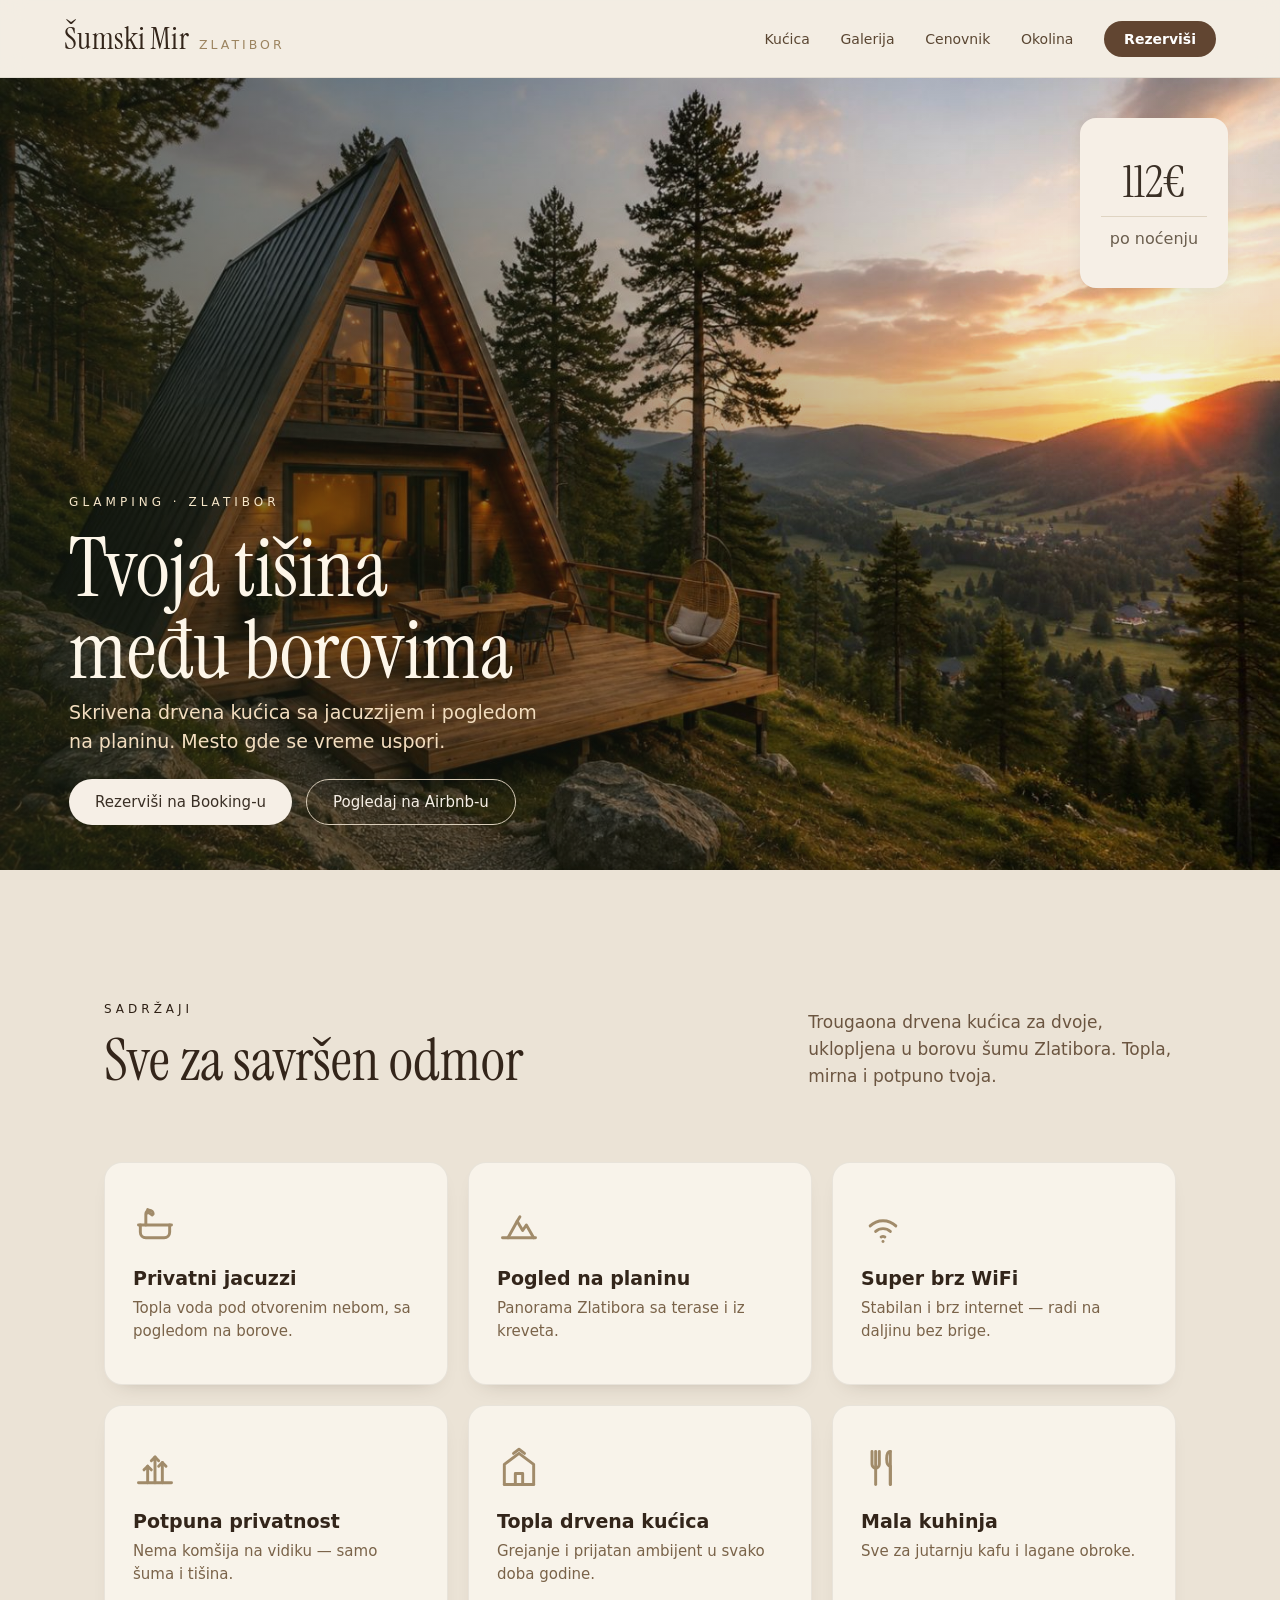
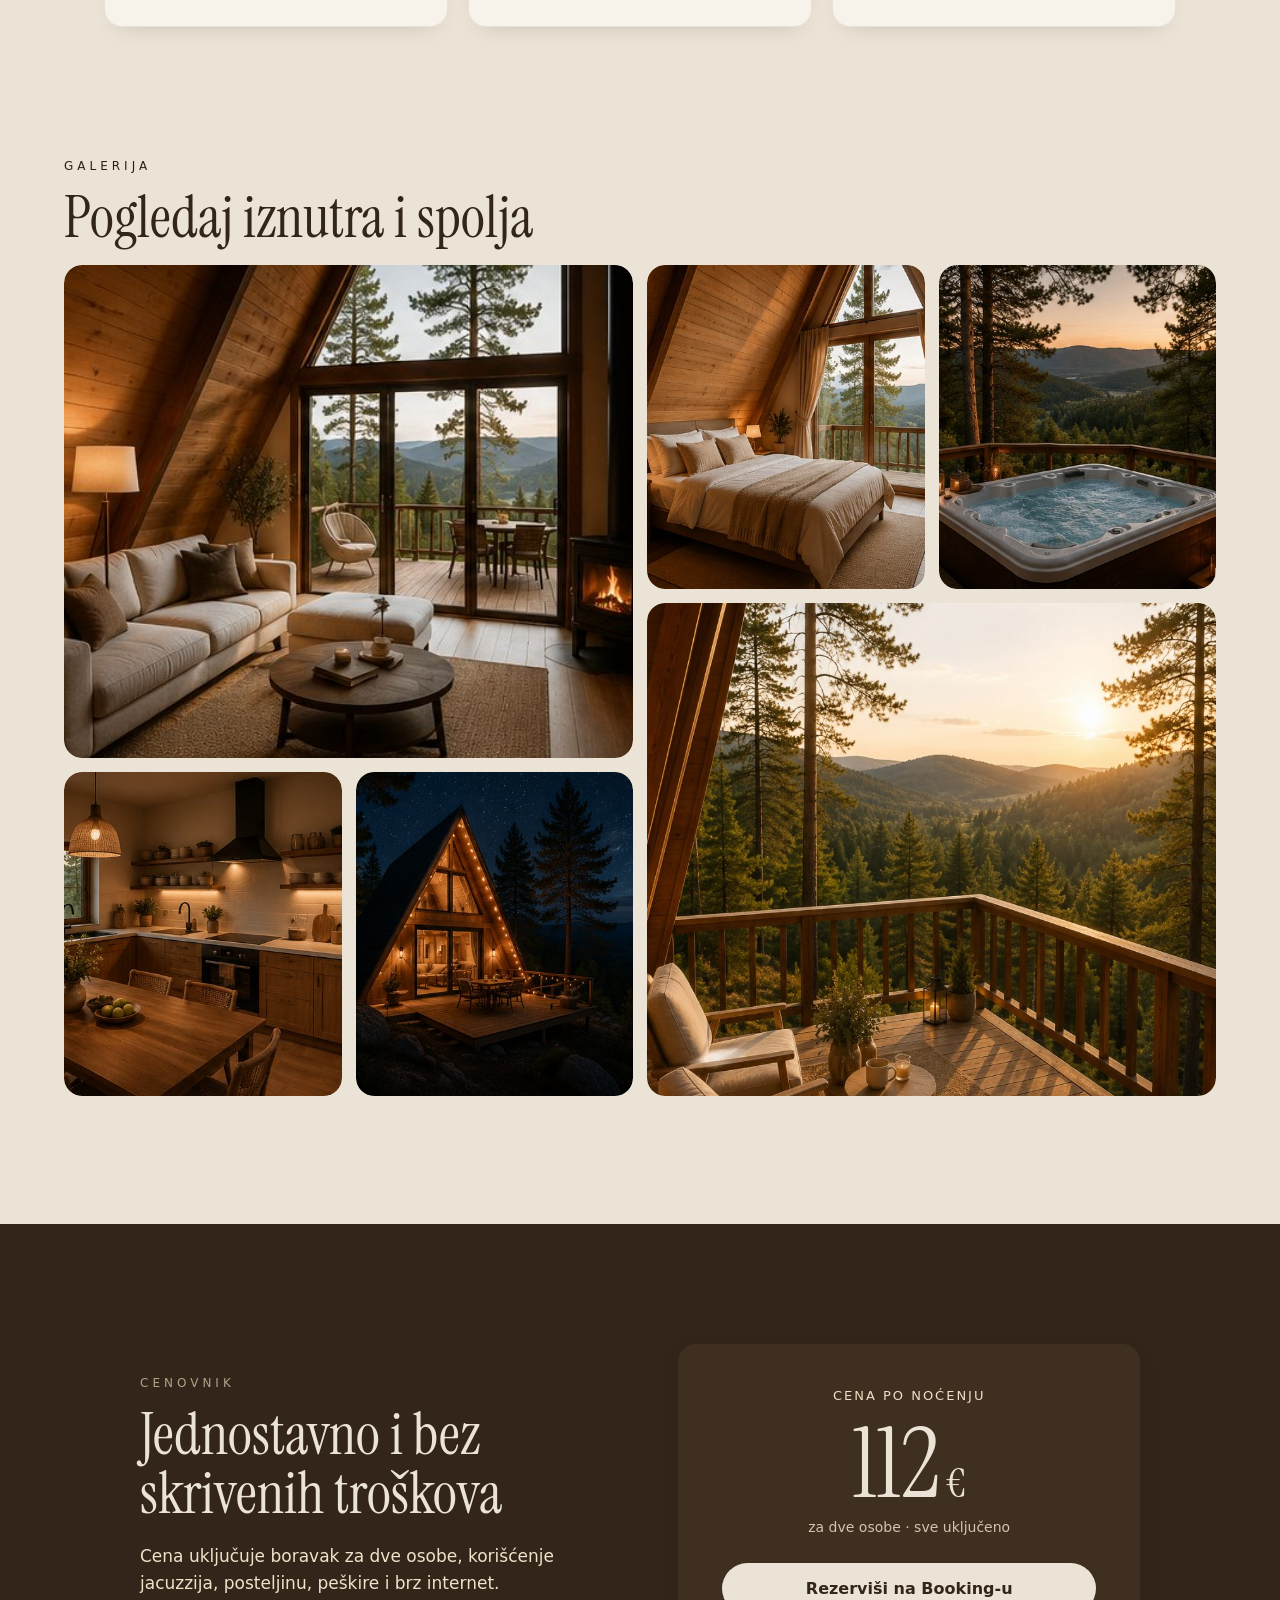
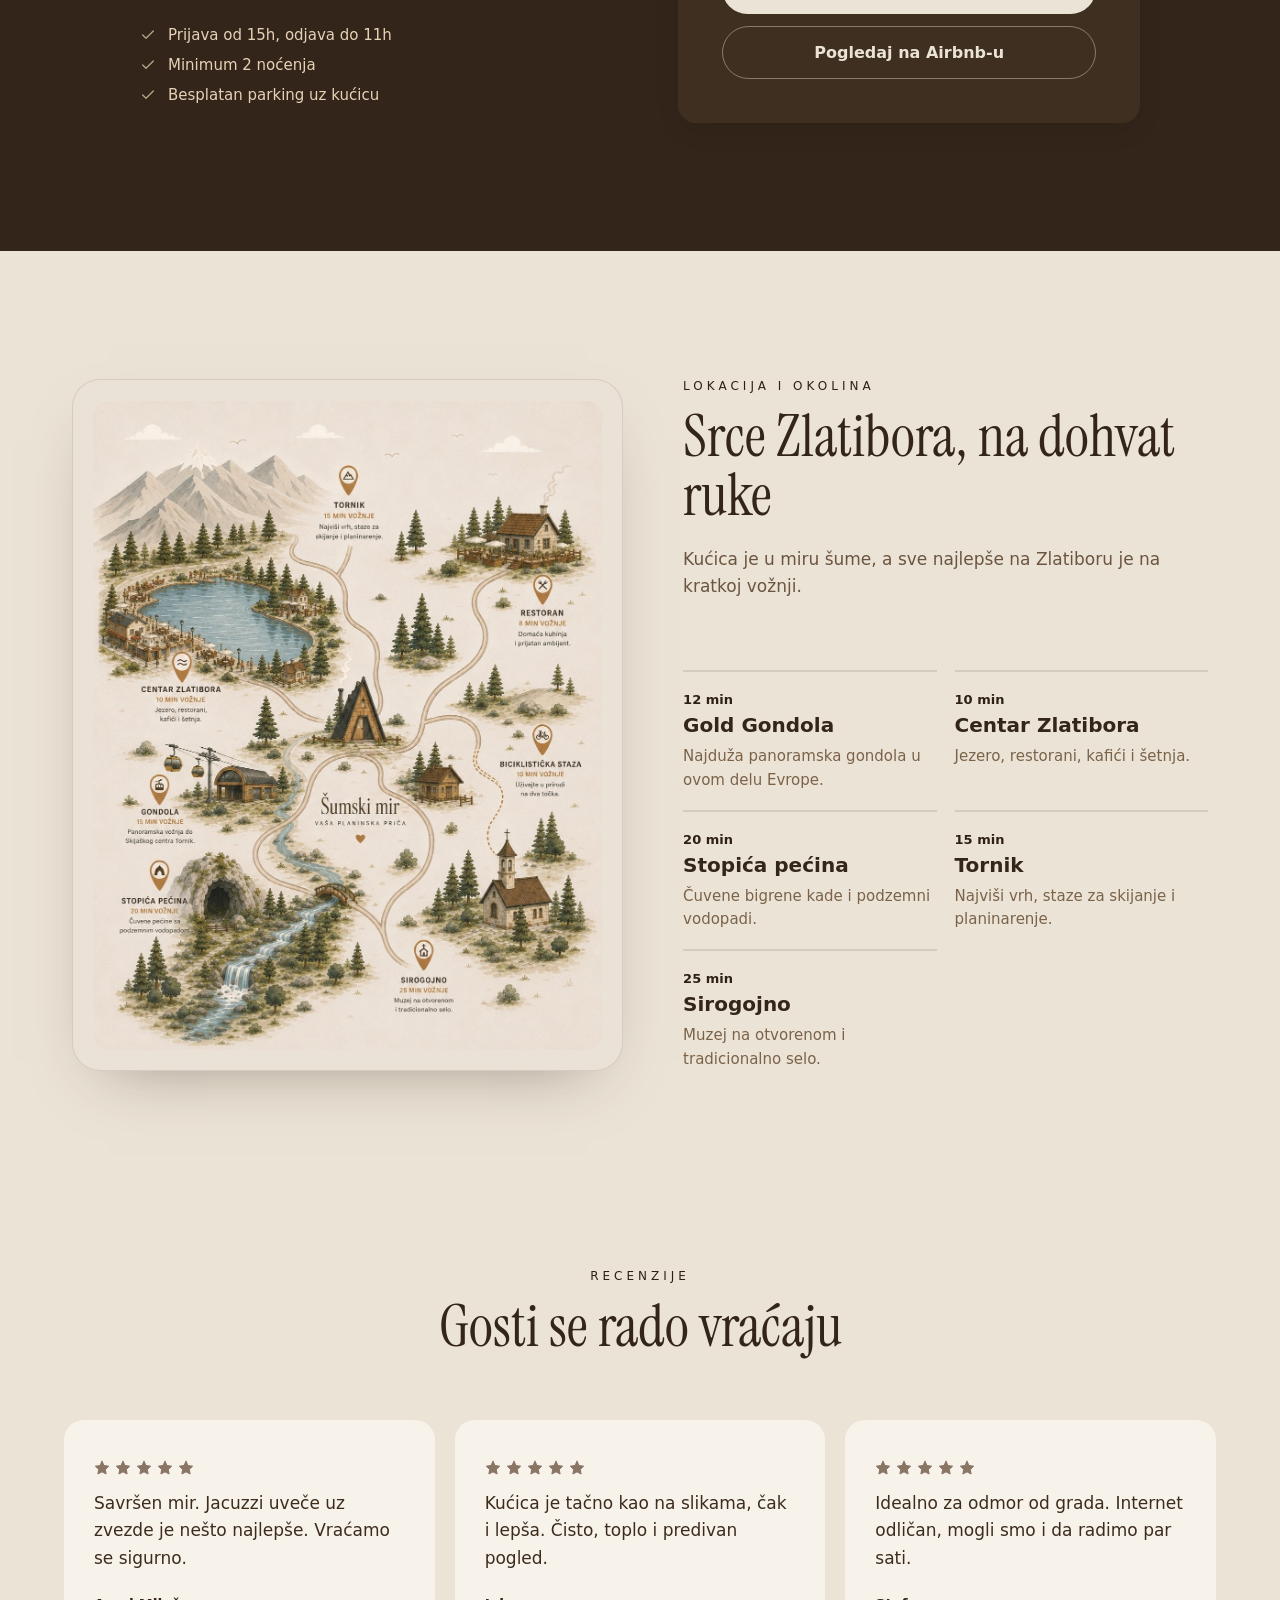
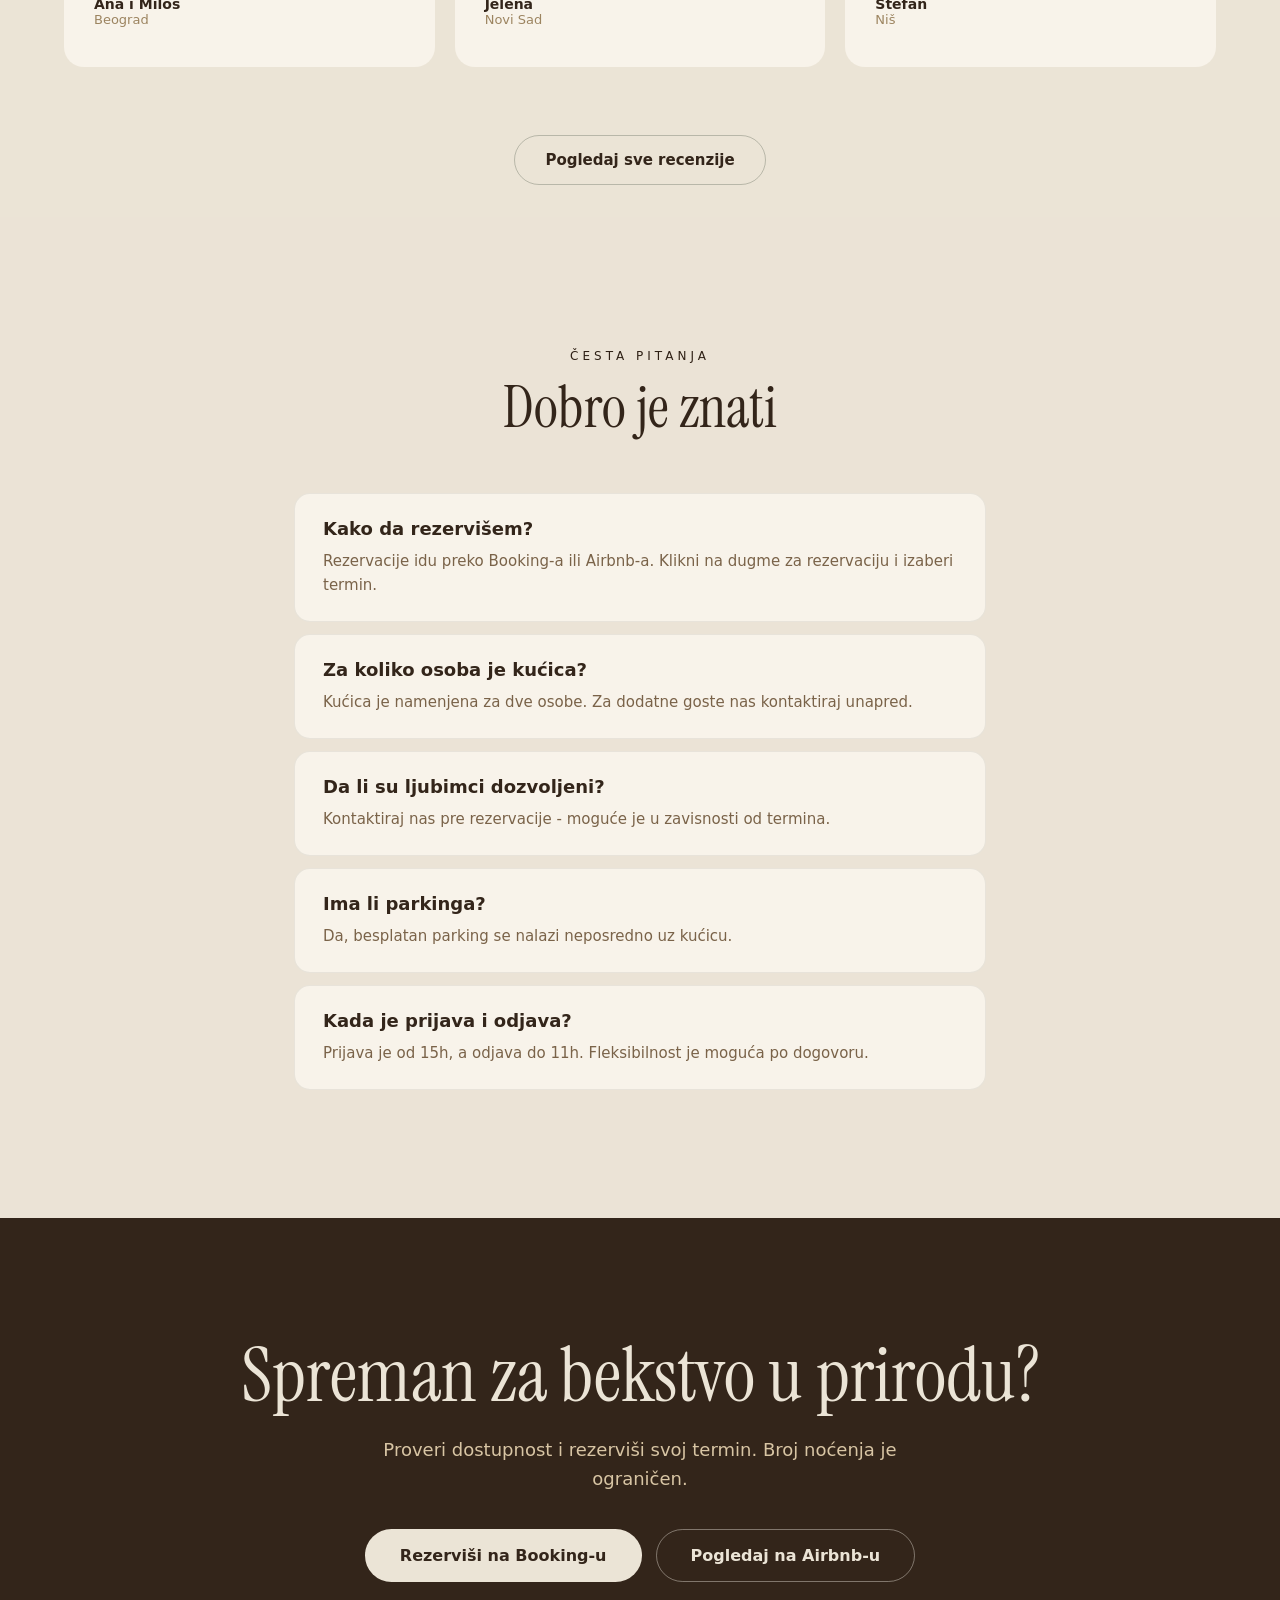
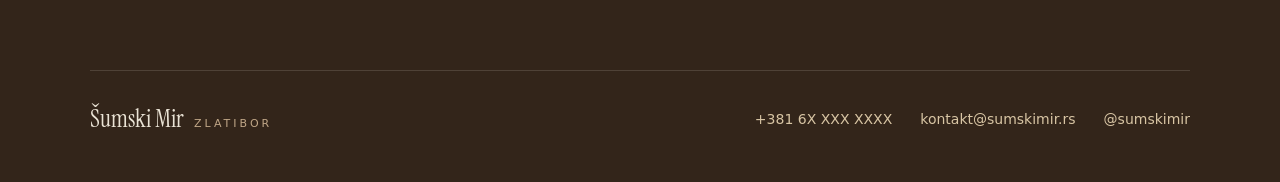
<file: index.html>
<!DOCTYPE html>
<html lang="sr">
<head>
<meta charset="utf-8">
<meta name="viewport" content="width=device-width, initial-scale=1">
<title>Šumski Mir — Glamping A-frame kućica, Zlatibor</title>
<meta name="description" content="Skrivena drvena A-frame kućica sa privatnim jacuzzijem, pogledom na planinu i brzim internetom na Zlatiboru.">
<link rel="preconnect" href="https://fonts.googleapis.com">
<link rel="preconnect" href="https://fonts.gstatic.com" crossorigin>
<link href="https://fonts.googleapis.com/css2?family=Instrument+Serif:ital@0;1&family=Hanken+Grotesque:wght@400;500;600;700&display=swap" rel="stylesheet">
<link rel="stylesheet" href="css/styles.css">
</head>
<body>

  <!-- NAV -->
  <header style="position: sticky; top: 0; z-index: 50; display: flex; align-items: center; justify-content: space-between; padding: 18px clamp(20px, 5vw, 64px); background: rgba(244,239,230,0.82); backdrop-filter: blur(12px); border-bottom: 1px solid rgba(42,38,32,0.08);">
    <a href="#top" style="display: flex; align-items: baseline; gap: 10px;">
      <span style="font-family: 'Instrument Serif', serif; font-size: 31px; letter-spacing: 0.3px; color: #33251a;">Šumski Mir</span>
      <span style="font-size: 12.5px; letter-spacing: 3px; text-transform: uppercase; color: #9c8460;">Zlatibor</span>
    </a>
    <nav style="display: flex; align-items: center;">
      <div class="nav-links" style="display: flex; align-items: center; gap: clamp(14px, 2.4vw, 34px);">
        <a href="#kucica" style="font-size: 14px; color: #5a4632;">Kućica</a>
        <a href="#galerija" style="font-size: 14px; color: #5a4632;">Galerija</a>
        <a href="#cenovnik" style="font-size: 14px; color: #5a4632;">Cenovnik</a>
        <a href="#okolina" style="font-size: 14px; color: #5a4632;">Okolina</a>
        <a href="#" target="_blank" class="cta" style="font-size: 14px; font-weight: 600; color: #fff; padding: 10px 20px; border-radius: 999px; background-color: #614531;">Rezerviši</a>
      </div>
      <button class="nav-toggle" aria-label="Meni">
        <svg width="26" height="26" viewBox="0 0 24 24" fill="none" stroke="currentColor" stroke-width="2" stroke-linecap="round" stroke-linejoin="round"><line x1="3" y1="6" x2="21" y2="6"></line><line x1="3" y1="12" x2="21" y2="12"></line><line x1="3" y1="18" x2="21" y2="18"></line></svg>
      </button>
    </nav>
  </header>
  <div class="nav-backdrop"></div>

  <div id="top"></div>

  <!-- HERO -->
  <section style="position: relative; height: min(88vh, 820px); min-height: 560px; width: 100%;">
    <div class="hero-photo-wrap" style="position: absolute; inset: 0;">
      <img src="images/hero.jpg" alt="A-frame kućica Šumski Mir na Zlatiboru" style="width: 100%; height: 100%; object-fit: cover; object-position: 55% 50%; display: block; filter: brightness(1.06) saturate(1.03);">
    </div>
    <div style="position: absolute; inset: 0; background: linear-gradient(65deg, rgba(20,28,18,0.72) 0%, rgba(20,28,18,0.42) 45%, rgba(20,28,18,0.06) 78%); pointer-events: none;"></div>
    <div style="position: absolute; inset: 0; display: flex; flex-direction: column; align-items: flex-start; text-align: left; justify-content: flex-end; padding: clamp(40px, 5vw, 72px) clamp(40px, 5vw, 72px) clamp(28px, 3.5vw, 48px) clamp(40px, 5.4vw, 88px); pointer-events: none;">
      <span class="hero-rise" style="font-size: 12px; letter-spacing: 4px; text-transform: uppercase; color: #f6e6c9; margin-bottom: 10px; position: relative; top: -9px; animation-delay: 40ms;">Glamping · Zlatibor</span>
      <h1 class="hero-rise" style="font-family: 'Instrument Serif', serif; font-weight: 400; font-size: clamp(44px, 6.4vw, 85px); line-height: 1; color: #fdf6e9; margin: 0 0 6px; max-width: 12ch; text-wrap: balance; animation-delay: 120ms;">Tvoja tišina među borovima</h1>
      <p class="hero-rise" style="font-size: clamp(16px, 1.7vw, 19px); color: #f2ddbf; max-width: 40ch; margin: 0 0 18px; line-height: 1.5; animation-delay: 200ms;">Skrivena drvena kućica sa jacuzzijem i pogledom na planinu. Mesto gde se vreme uspori.</p>
      <div class="hero-rise hero-cta-row" style="display: flex; flex-wrap: wrap; gap: 14px; justify-content: flex-start; margin-top: 6px; pointer-events: auto; animation-delay: 280ms;">
        <a href="#" target="_blank" class="cta hero-cta" style="display: inline-flex; align-items: center; justify-content: center; height: 46px; padding: 0 26px; font-size: 15px; font-weight: 500; color: #3a2f25; background: #f6efe6; border-radius: 23px;">Rezerviši na Booking-u</a>
        <a href="#" target="_blank" class="cta hero-cta" style="display: inline-flex; align-items: center; justify-content: center; height: 46px; padding: 0 26px; font-size: 15px; font-weight: 500; color: #f6efe6; border: 1px solid #d9cdba; border-radius: 23px;">Pogledaj na Airbnb-u</a>
      </div>
    </div>
    <div class="hero-rise hero-price" style="position: absolute; top: clamp(32px, 3.7vw, 40px); right: clamp(44px, 4.8vw, 52px); width: 108px; height: 124px; display: flex; flex-direction: column; align-items: center; justify-content: center; background: #f6efe6; border-radius: 16px; box-shadow: 0 4px 16px rgba(0,0,0,0.06); animation-delay: 160ms;">
      <div class="hero-price-num" style="font-family: 'Instrument Serif', serif; font-size: 33px; line-height: 1; color: #3a2f25; font-weight: 500;">112€</div>
      <div class="hero-price-rule" style="width: 72%; height: 1px; background: #dfd4c2; margin: 12px 0;"></div>
      <div class="hero-price-label" style="font-size: 14px; color: #6b5e4e;">po noćenju</div>
    </div>
  </section>

  <!-- SADRŽAJI -->
  <section id="kucica" style="padding: clamp(64px, 10vw, 128px) clamp(20px, 5vw, 64px); max-width: 1200px; margin: 0 auto;">
    <div style="display: flex; flex-wrap: wrap; align-items: flex-end; justify-content: space-between; gap: 24px; margin-bottom: clamp(40px, 6vw, 72px);">
      <div>
        <span style="font-size: 12px; letter-spacing: 4px; text-transform: uppercase;">Sadržaji</span>
        <h2 style="font-family: 'Instrument Serif', serif; font-weight: 400; font-size: clamp(34px, 5vw, 58px); line-height: 1.02; color: #33251a; margin: 14px 0 0; max-width: 16ch;">Sve za savršen odmor</h2>
      </div>
      <p style="font-size: 17px; color: #6b5540; max-width: 34ch; line-height: 1.6; margin: 0;">Trougaona drvena kućica za dvoje, uklopljena u borovu šumu Zlatibora. Topla, mirna i potpuno tvoja.</p>
    </div>
    <div style="display: grid; grid-template-columns: repeat(3, 1fr); gap: 20px;" class="amenities-grid">
      <div style="background: #f8f3ea; border: 1px solid rgba(42,38,32,0.08); border-radius: 18px; padding: 40px 28px; box-shadow: 0 10px 22px -16px rgba(60,44,29,0.35); color: #a18b6a;">
        <div style="width: 44px; height: 44px; margin-bottom: 20px; color: inherit;"><svg width="44" height="44" viewBox="0 0 24 24" fill="none" stroke="currentColor" stroke-width="1.6" stroke-linecap="round" stroke-linejoin="round"><path d="M3 12h18"></path><path d="M4 12v4a3 3 0 0 0 3 3h10a3 3 0 0 0 3-3v-4"></path><path d="M7 12V6a2 2 0 0 1 4 0"></path><path d="M9 5.5l1.5 1"></path><path d="M8 3.5c1 .6 1 1.4 0 2"></path></svg></div>
        <h3 style="font-size: 19px; font-weight: 600; color: #33251a; margin: 0 0 8px;">Privatni jacuzzi</h3>
        <p style="font-size: 15px; color: #7a6349; line-height: 1.55; margin: 0;">Topla voda pod otvorenim nebom, sa pogledom na borove.</p>
      </div>
      <div style="background: #f8f3ea; border: 1px solid rgba(42,38,32,0.08); border-radius: 18px; padding: 40px 28px; box-shadow: 0 10px 22px -16px rgba(60,44,29,0.35); color: #a18b6a;">
        <div style="width: 44px; height: 44px; margin-bottom: 20px; color: inherit;"><svg width="44" height="44" viewBox="0 0 24 24" fill="none" stroke="currentColor" stroke-width="1.6" stroke-linecap="round" stroke-linejoin="round"><path d="M3 19h18"></path><path d="M6 19l5-9 3 5 2-3 4 7"></path><path d="M11 10l1.5-2.5"></path></svg></div>
        <h3 style="font-size: 19px; font-weight: 600; color: #33251a; margin: 0 0 8px;">Pogled na planinu</h3>
        <p style="font-size: 15px; color: #7a6349; line-height: 1.55; margin: 0;">Panorama Zlatibora sa terase i iz kreveta.</p>
      </div>
      <div style="background: #f8f3ea; border: 1px solid rgba(42,38,32,0.08); border-radius: 18px; padding: 40px 28px; box-shadow: 0 10px 22px -16px rgba(60,44,29,0.35); color: #a18b6a;">
        <div style="width: 44px; height: 44px; margin-bottom: 20px; color: inherit;"><svg width="44" height="44" viewBox="0 0 24 24" fill="none" stroke="currentColor" stroke-width="1.6" stroke-linecap="round" stroke-linejoin="round"><path d="M5 12.5a10 10 0 0 1 14 0"></path><path d="M8 15.5a6 6 0 0 1 8 0"></path><path d="M11 18.5a2 2 0 0 1 2 0"></path><path d="M12 21h.01"></path></svg></div>
        <h3 style="font-size: 19px; font-weight: 600; color: #33251a; margin: 0 0 8px;">Super brz WiFi</h3>
        <p style="font-size: 15px; color: #7a6349; line-height: 1.55; margin: 0;">Stabilan i brz internet — radi na daljinu bez brige.</p>
      </div>
      <div style="background: #f8f3ea; border: 1px solid rgba(42,38,32,0.08); border-radius: 18px; padding: 40px 28px; box-shadow: 0 10px 22px -16px rgba(60,44,29,0.35); color: #a18b6a;">
        <div style="width: 44px; height: 44px; margin-bottom: 20px; color: inherit;"><svg width="44" height="44" viewBox="0 0 24 24" fill="none" stroke="currentColor" stroke-width="1.6" stroke-linecap="round" stroke-linejoin="round"><path d="M8 20V11l-2 2"></path><path d="M8 11l2 2"></path><path d="M16 20V9l-2 2"></path><path d="M16 9l2 2"></path><path d="M12 20V6l-2 2"></path><path d="M12 6l2 2"></path><path d="M3 20h18"></path></svg></div>
        <h3 style="font-size: 19px; font-weight: 600; color: #33251a; margin: 0 0 8px;">Potpuna privatnost</h3>
        <p style="font-size: 15px; color: #7a6349; line-height: 1.55; margin: 0;">Nema komšija na vidiku — samo šuma i tišina.</p>
      </div>
      <div style="background: #f8f3ea; border: 1px solid rgba(42,38,32,0.08); border-radius: 18px; padding: 40px 28px; box-shadow: 0 10px 22px -16px rgba(60,44,29,0.35); color: #a18b6a;">
        <div style="width: 44px; height: 44px; margin-bottom: 20px; color: inherit;"><svg width="44" height="44" viewBox="0 0 24 24" fill="none" stroke="currentColor" stroke-width="1.6" stroke-linecap="round" stroke-linejoin="round"><path d="M4 21V10l8-6 8 6v11"></path><path d="M4 21h16"></path><path d="M10 21v-6h4v6"></path><path d="M9 4l3-2.2L15 4"></path></svg></div>
        <h3 style="font-size: 19px; font-weight: 600; color: #33251a; margin: 0 0 8px;">Topla drvena kućica</h3>
        <p style="font-size: 15px; color: #7a6349; line-height: 1.55; margin: 0;">Grejanje i prijatan ambijent u svako doba godine.</p>
      </div>
      <div style="background: #f8f3ea; border: 1px solid rgba(42,38,32,0.08); border-radius: 18px; padding: 40px 28px; box-shadow: 0 10px 22px -16px rgba(60,44,29,0.35); color: #a18b6a;">
        <div style="width: 44px; height: 44px; margin-bottom: 20px; color: inherit;"><svg width="44" height="44" viewBox="0 0 24 24" fill="none" stroke="currentColor" stroke-width="1.6" stroke-linecap="round" stroke-linejoin="round"><path d="M6 3v7a2 2 0 0 0 2 2 2 2 0 0 0 2-2V3"></path><path d="M8 3v18"></path><path d="M16 3c-1.5 0-2 2-2 4s.5 4 2 4v10"></path><path d="M16 3v18"></path></svg></div>
        <h3 style="font-size: 19px; font-weight: 600; color: #33251a; margin: 0 0 8px;">Mala kuhinja</h3>
        <p style="font-size: 15px; color: #7a6349; line-height: 1.55; margin: 0;">Sve za jutarnju kafu i lagane obroke.</p>
      </div>
    </div>
  </section>

  <!-- GALERIJA -->
  <section id="galerija" style="padding: 0 clamp(20px, 5vw, 64px) clamp(64px, 10vw, 128px); max-width: 1280px; margin: 0 auto;">
    <div style="margin-bottom: 18px;">
      <span style="font-size: 12px; letter-spacing: 4px; text-transform: uppercase;">Galerija</span>
      <h2 style="font-family: 'Instrument Serif', serif; font-weight: 400; font-size: clamp(34px, 5vw, 58px); line-height: 1.02; color: #33251a; margin: 14px 0 0;">Pogledaj iznutra i spolja</h2>
    </div>
    <div class="gallery-grid" style="display: grid; grid-template-columns: repeat(4, 1fr); grid-auto-rows: 155px; gap: 14px;">
      <div class="gal-tile" style="position: relative; grid-column: 1 / span 2; grid-row: 1 / span 3; overflow: hidden; border-radius: 18px;"><img class="gal-img" src="images/galerija-1.jpg" alt="Enterijer — dnevni boravak sa pogledom" style="width: 100%; height: 100%; object-fit: cover; display: block; border-radius: 18px;"></div>
      <div class="gal-tile" style="position: relative; grid-column: 3; grid-row: 1 / span 2; overflow: hidden; border-radius: 18px;"><img class="gal-img" src="images/galerija-2.jpg" alt="Spavaći deo pod kosim krovom" style="width: 100%; height: 100%; object-fit: cover; display: block; border-radius: 18px;"></div>
      <div class="gal-tile" style="position: relative; grid-column: 4; grid-row: 1 / span 2; overflow: hidden; border-radius: 18px;"><img class="gal-img" src="images/galerija-3.jpg" alt="Privatni jacuzzi na terasi" style="width: 100%; height: 100%; object-fit: cover; display: block; border-radius: 18px;"></div>
      <div class="gal-tile" style="position: relative; grid-column: 3 / span 2; grid-row: 3 / span 3; overflow: hidden; border-radius: 18px;"><img class="gal-img" src="images/galerija-4.jpg" alt="Terasa sa pogledom na sunčev izlazak nad borovima" style="width: 100%; height: 100%; object-fit: cover; display: block; border-radius: 18px;"></div>
      <div class="gal-tile" style="position: relative; grid-column: 1; grid-row: 4 / span 2; overflow: hidden; border-radius: 18px;"><img class="gal-img" src="images/galerija-5.jpg" alt="Kuhinja i trpezarija" style="width: 100%; height: 100%; object-fit: cover; display: block; border-radius: 18px;"></div>
      <div class="gal-tile" style="position: relative; grid-column: 2; grid-row: 4 / span 2; overflow: hidden; border-radius: 18px;"><img class="gal-img" src="images/galerija-6.jpg" alt="A-frame kućica noću" style="width: 100%; height: 100%; object-fit: cover; display: block; border-radius: 18px;"></div>
    </div>
  </section>

  <!-- CENOVNIK -->
  <section id="cenovnik" style="background: #33251a; color: #ece0cb; padding: clamp(64px, 10vw, 128px) clamp(20px, 5vw, 64px);">
    <div class="price-grid" style="max-width: 1000px; margin: 0 auto; display: grid; grid-template-columns: 1fr 1fr; gap: clamp(32px, 6vw, 80px); align-items: center;">
      <div>
        <span style="font-size: 12px; letter-spacing: 4px; text-transform: uppercase; color: #b3a488;">Cenovnik</span>
        <h2 style="font-family: 'Instrument Serif', serif; font-weight: 400; font-size: clamp(34px, 5vw, 58px); line-height: 1.02; margin: 14px 0 20px; color: #ebe4d6;">Jednostavno i bez skrivenih troškova</h2>
        <p style="font-size: 17px; color: #f0e2c9; line-height: 1.6; margin: 0 0 28px; max-width: 42ch;">Cena uključuje boravak za dve osobe, korišćenje jacuzzija, posteljinu, peškire i brz internet.</p>
        <ul style="list-style: none; padding: 0; margin: 8px 0 0; display: flex; flex-direction: column; gap: 12px;">
          <li style="display: flex; align-items: center; gap: 12px; font-size: 15px; color: #e6d2b6;"><svg width="16" height="16" viewBox="0 0 24 24" fill="none" stroke="#b3a488" stroke-width="2" stroke-linecap="round" stroke-linejoin="round" style="flex-shrink:0;"><path d="M20 6 9 17l-5-5"></path></svg> Prijava od 15h, odjava do 11h</li>
          <li style="display: flex; align-items: center; gap: 12px; font-size: 15px; color: #e6d2b6;"><svg width="16" height="16" viewBox="0 0 24 24" fill="none" stroke="#b3a488" stroke-width="2" stroke-linecap="round" stroke-linejoin="round" style="flex-shrink:0;"><path d="M20 6 9 17l-5-5"></path></svg> Minimum 2 noćenja</li>
          <li style="display: flex; align-items: center; gap: 12px; font-size: 15px; color: #e6d2b6;"><svg width="16" height="16" viewBox="0 0 24 24" fill="none" stroke="#b3a488" stroke-width="2" stroke-linecap="round" stroke-linejoin="round" style="flex-shrink:0;"><path d="M20 6 9 17l-5-5"></path></svg> Besplatan parking uz kućicu</li>
        </ul>
      </div>
      <div style="padding: clamp(28px, 4vw, 44px); text-align: center; margin-top: -8px; background-color: #3F2F21; box-shadow: 0 8px 24px rgba(0,0,0,0.08); border-radius: 18px;">
        <div style="font-size: 13px; letter-spacing: 2px; text-transform: uppercase; color: #F0DEC5;">Cena po noćenju</div>
        <div style="display: flex; align-items: baseline; justify-content: center; gap: 6px; margin: 14px 0 6px;">
          <span style="font-family: 'Instrument Serif', serif; font-size: clamp(64px, 10vw, 96px); line-height: 1; color: #EBE3D6;">112</span>
          <span style="font-family: 'Instrument Serif', serif; font-size: 40px; color: #EBE3D6;">€</span>
        </div>
        <div style="font-size: 14px; color: #D3C3AC; margin-bottom: 28px;">za dve osobe · sve uključeno</div>
        <a href="#" target="_blank" class="cta price-cta" style="display: block; font-size: 16px; font-weight: 600; color: #33251a; background: #ebe4d6; padding: 16px; border-radius: 999px; margin-bottom: 12px;">Rezerviši na Booking-u</a>
        <a href="#" target="_blank" class="cta price-cta" style="display: block; font-size: 16px; font-weight: 600; color: #ebe4d6; border: 1.5px solid rgba(244,239,230,0.4); padding: 16px; border-radius: 999px;">Pogledaj na Airbnb-u</a>
      </div>
    </div>
  </section>

  <!-- OKOLINA -->
  <section id="okolina" style="padding: clamp(64px, 10vw, 128px) clamp(20px, 5vw, 64px); max-width: 1264px; margin: 0 auto;">
    <div class="okolina-grid" style="display: grid; grid-template-columns: 1.05fr 1fr; gap: clamp(28px, 5vw, 60px); align-items: stretch;">
      <div class="okolina-map" style="align-self: stretch; display: flex; padding: clamp(12px, 1.6vw, 22px); border-radius: 28px; border: 1px solid rgba(60,44,29,0.12); box-shadow: 0 26px 64px -36px rgba(60,44,29,0.5); background-color: #EBE2D7;">
        <img src="images/map.jpeg" alt="Ilustrovana mapa okoline — kućica Šumski mir i atrakcije na Zlatiboru" style="display: block; width: 100%; height: 100%; object-fit: cover; border-radius: 16px;">
      </div>
      <div class="okolina-text" style="align-self: stretch; display: flex; flex-direction: column; justify-content: space-between;">
        <div style="margin-bottom: clamp(28px, 4vw, 40px);">
          <span style="font-size: 12px; letter-spacing: 4px; text-transform: uppercase; display: block;">Lokacija i okolina</span>
          <h2 style="font-family: 'Instrument Serif', serif; font-weight: 400; font-size: clamp(34px, 5vw, 58px); line-height: 1.02; color: #33251a; margin: 14px 0 20px;">Srce Zlatibora, na dohvat ruke</h2>
          <p style="font-size: 17px; color: #6b5540; line-height: 1.6; margin: 0; max-width: 52ch;">Kućica je u miru šume, a sve najlepše na Zlatiboru je na kratkoj vožnji.</p>
        </div>
        <div class="okolina-places" style="display: grid; grid-template-columns: repeat(auto-fit, minmax(200px, 1fr)); gap: 18px;">
          <div style="border-top: 2px solid rgba(42,38,32,0.12); padding-top: 20px;">
            <div style="font-size: 13px; font-weight: 600; margin-bottom: 6px;">12 min</div>
            <h3 style="font-size: 20px; font-weight: 600; color: #33251a; margin: 0 0 8px;">Gold Gondola</h3>
            <p style="font-size: 15px; color: #7a6349; line-height: 1.55; margin: 0;">Najduža panoramska gondola u ovom delu Evrope.</p>
          </div>
          <div style="border-top: 2px solid rgba(42,38,32,0.12); padding-top: 20px;">
            <div style="font-size: 13px; font-weight: 600; margin-bottom: 6px;">10 min</div>
            <h3 style="font-size: 20px; font-weight: 600; color: #33251a; margin: 0 0 8px;">Centar Zlatibora</h3>
            <p style="font-size: 15px; color: #7a6349; line-height: 1.55; margin: 0;">Jezero, restorani, kafići i šetnja.</p>
          </div>
          <div style="border-top: 2px solid rgba(42,38,32,0.12); padding-top: 20px;">
            <div style="font-size: 13px; font-weight: 600; margin-bottom: 6px;">20 min</div>
            <h3 style="font-size: 20px; font-weight: 600; color: #33251a; margin: 0 0 8px;">Stopića pećina</h3>
            <p style="font-size: 15px; color: #7a6349; line-height: 1.55; margin: 0;">Čuvene bigrene kade i podzemni vodopadi.</p>
          </div>
          <div style="border-top: 2px solid rgba(42,38,32,0.12); padding-top: 20px;">
            <div style="font-size: 13px; font-weight: 600; margin-bottom: 6px;">15 min</div>
            <h3 style="font-size: 20px; font-weight: 600; color: #33251a; margin: 0 0 8px;">Tornik</h3>
            <p style="font-size: 15px; color: #7a6349; line-height: 1.55; margin: 0;">Najviši vrh, staze za skijanje i planinarenje.</p>
          </div>
          <div style="border-top: 2px solid rgba(42,38,32,0.12); padding-top: 20px;">
            <div style="font-size: 13px; font-weight: 600; margin-bottom: 6px;">25 min</div>
            <h3 style="font-size: 20px; font-weight: 600; color: #33251a; margin: 0 0 8px;">Sirogojno</h3>
            <p style="font-size: 15px; color: #7a6349; line-height: 1.55; margin: 0;">Muzej na otvorenom i tradicionalno selo.</p>
          </div>
        </div>
      </div>
    </div>
  </section>

  <!-- RECENZIJE -->
  <section id="recenzije" class="recenzije-section" style="background: #ebe4d6; padding: clamp(64px, 10vw, 128px) clamp(20px, 5vw, 64px) clamp(16px, 2.5vw, 32px); margin-top: -50px;">
    <div style="max-width: 1200px; margin: 0 auto;">
      <div style="text-align: center; margin-bottom: clamp(40px, 6vw, 64px);">
        <span style="font-size: 12px; letter-spacing: 4px; text-transform: uppercase; display: block; margin-top: -8px;">Recenzije</span>
        <h2 style="font-family: 'Instrument Serif', serif; font-weight: 400; font-size: clamp(34px, 5vw, 58px); line-height: 1.02; color: #33251a; margin: 14px 0 0;">Gosti se rado vraćaju</h2>
      </div>
      <div style="display: grid; grid-template-columns: repeat(auto-fit, minmax(280px, 1fr)); gap: 20px;">
        <div class="rev-card" style="background: #f8f3ea; border-radius: 20px; padding: 40px 30px; display: flex; flex-direction: column;">
          <div style="display: flex; gap: 5px; color: #8A7565; margin-bottom: 14px;"><svg width="16" height="16" viewBox="0 0 24 24" fill="currentColor" stroke="currentColor" stroke-width="1.5" stroke-linecap="round" stroke-linejoin="round" aria-hidden="true"><polygon points="12 2 15.09 8.26 22 9.27 17 14.14 18.18 21.02 12 17.77 5.82 21.02 7 14.14 2 9.27 8.91 8.26 12 2"></polygon></svg><svg width="16" height="16" viewBox="0 0 24 24" fill="currentColor" stroke="currentColor" stroke-width="1.5" stroke-linecap="round" stroke-linejoin="round" aria-hidden="true"><polygon points="12 2 15.09 8.26 22 9.27 17 14.14 18.18 21.02 12 17.77 5.82 21.02 7 14.14 2 9.27 8.91 8.26 12 2"></polygon></svg><svg width="16" height="16" viewBox="0 0 24 24" fill="currentColor" stroke="currentColor" stroke-width="1.5" stroke-linecap="round" stroke-linejoin="round" aria-hidden="true"><polygon points="12 2 15.09 8.26 22 9.27 17 14.14 18.18 21.02 12 17.77 5.82 21.02 7 14.14 2 9.27 8.91 8.26 12 2"></polygon></svg><svg width="16" height="16" viewBox="0 0 24 24" fill="currentColor" stroke="currentColor" stroke-width="1.5" stroke-linecap="round" stroke-linejoin="round" aria-hidden="true"><polygon points="12 2 15.09 8.26 22 9.27 17 14.14 18.18 21.02 12 17.77 5.82 21.02 7 14.14 2 9.27 8.91 8.26 12 2"></polygon></svg><svg width="16" height="16" viewBox="0 0 24 24" fill="currentColor" stroke="currentColor" stroke-width="1.5" stroke-linecap="round" stroke-linejoin="round" aria-hidden="true"><polygon points="12 2 15.09 8.26 22 9.27 17 14.14 18.18 21.02 12 17.77 5.82 21.02 7 14.14 2 9.27 8.91 8.26 12 2"></polygon></svg></div>
          <p style="font-size: 17px; color: #3c2c1d; line-height: 1.6; margin: 0 0 24px; flex: 1;">Savršen mir. Jacuzzi uveče uz zvezde je nešto najlepše. Vraćamo se sigurno.</p>
          <div style="font-size: 14px; font-weight: 600; color: #33251a;">Ana i Miloš</div>
          <div style="font-size: 13px; color: #9c8460;">Beograd</div>
        </div>
        <div class="rev-card" style="background: #f8f3ea; border-radius: 20px; padding: 40px 30px; display: flex; flex-direction: column;">
          <div style="display: flex; gap: 5px; color: #8A7565; margin-bottom: 14px;"><svg width="16" height="16" viewBox="0 0 24 24" fill="currentColor" stroke="currentColor" stroke-width="1.5" stroke-linecap="round" stroke-linejoin="round" aria-hidden="true"><polygon points="12 2 15.09 8.26 22 9.27 17 14.14 18.18 21.02 12 17.77 5.82 21.02 7 14.14 2 9.27 8.91 8.26 12 2"></polygon></svg><svg width="16" height="16" viewBox="0 0 24 24" fill="currentColor" stroke="currentColor" stroke-width="1.5" stroke-linecap="round" stroke-linejoin="round" aria-hidden="true"><polygon points="12 2 15.09 8.26 22 9.27 17 14.14 18.18 21.02 12 17.77 5.82 21.02 7 14.14 2 9.27 8.91 8.26 12 2"></polygon></svg><svg width="16" height="16" viewBox="0 0 24 24" fill="currentColor" stroke="currentColor" stroke-width="1.5" stroke-linecap="round" stroke-linejoin="round" aria-hidden="true"><polygon points="12 2 15.09 8.26 22 9.27 17 14.14 18.18 21.02 12 17.77 5.82 21.02 7 14.14 2 9.27 8.91 8.26 12 2"></polygon></svg><svg width="16" height="16" viewBox="0 0 24 24" fill="currentColor" stroke="currentColor" stroke-width="1.5" stroke-linecap="round" stroke-linejoin="round" aria-hidden="true"><polygon points="12 2 15.09 8.26 22 9.27 17 14.14 18.18 21.02 12 17.77 5.82 21.02 7 14.14 2 9.27 8.91 8.26 12 2"></polygon></svg><svg width="16" height="16" viewBox="0 0 24 24" fill="currentColor" stroke="currentColor" stroke-width="1.5" stroke-linecap="round" stroke-linejoin="round" aria-hidden="true"><polygon points="12 2 15.09 8.26 22 9.27 17 14.14 18.18 21.02 12 17.77 5.82 21.02 7 14.14 2 9.27 8.91 8.26 12 2"></polygon></svg></div>
          <p style="font-size: 17px; color: #3c2c1d; line-height: 1.6; margin: 0 0 24px; flex: 1;">Kućica je tačno kao na slikama, čak i lepša. Čisto, toplo i predivan pogled.</p>
          <div style="font-size: 14px; font-weight: 600; color: #33251a;">Jelena</div>
          <div style="font-size: 13px; color: #9c8460;">Novi Sad</div>
        </div>
        <div class="rev-card" style="background: #f8f3ea; border-radius: 20px; padding: 40px 30px; display: flex; flex-direction: column;">
          <div style="display: flex; gap: 5px; color: #8A7565; margin-bottom: 14px;"><svg width="16" height="16" viewBox="0 0 24 24" fill="currentColor" stroke="currentColor" stroke-width="1.5" stroke-linecap="round" stroke-linejoin="round" aria-hidden="true"><polygon points="12 2 15.09 8.26 22 9.27 17 14.14 18.18 21.02 12 17.77 5.82 21.02 7 14.14 2 9.27 8.91 8.26 12 2"></polygon></svg><svg width="16" height="16" viewBox="0 0 24 24" fill="currentColor" stroke="currentColor" stroke-width="1.5" stroke-linecap="round" stroke-linejoin="round" aria-hidden="true"><polygon points="12 2 15.09 8.26 22 9.27 17 14.14 18.18 21.02 12 17.77 5.82 21.02 7 14.14 2 9.27 8.91 8.26 12 2"></polygon></svg><svg width="16" height="16" viewBox="0 0 24 24" fill="currentColor" stroke="currentColor" stroke-width="1.5" stroke-linecap="round" stroke-linejoin="round" aria-hidden="true"><polygon points="12 2 15.09 8.26 22 9.27 17 14.14 18.18 21.02 12 17.77 5.82 21.02 7 14.14 2 9.27 8.91 8.26 12 2"></polygon></svg><svg width="16" height="16" viewBox="0 0 24 24" fill="currentColor" stroke="currentColor" stroke-width="1.5" stroke-linecap="round" stroke-linejoin="round" aria-hidden="true"><polygon points="12 2 15.09 8.26 22 9.27 17 14.14 18.18 21.02 12 17.77 5.82 21.02 7 14.14 2 9.27 8.91 8.26 12 2"></polygon></svg><svg width="16" height="16" viewBox="0 0 24 24" fill="currentColor" stroke="currentColor" stroke-width="1.5" stroke-linecap="round" stroke-linejoin="round" aria-hidden="true"><polygon points="12 2 15.09 8.26 22 9.27 17 14.14 18.18 21.02 12 17.77 5.82 21.02 7 14.14 2 9.27 8.91 8.26 12 2"></polygon></svg></div>
          <p style="font-size: 17px; color: #3c2c1d; line-height: 1.6; margin: 0 0 24px; flex: 1;">Idealno za odmor od grada. Internet odličan, mogli smo i da radimo par sati.</p>
          <div style="font-size: 14px; font-weight: 600; color: #33251a;">Stefan</div>
          <div style="font-size: 13px; color: #9c8460;">Niš</div>
        </div>
      </div>
      <div style="text-align: center; margin-top: clamp(44px, 6vw, 68px);">
        <a href="recenzije.html" class="cta" style="display: inline-block; font-size: 15px; font-weight: 600; color: #33251a; border: 1.5px solid rgba(34,49,34,0.25); padding: 15px 30px; border-radius: 999px;">Pogledaj sve recenzije</a>
      </div>
    </div>
  </section>

  <!-- FAQ -->
  <section class="faq-section" style="padding: clamp(64px, 10vw, 128px) clamp(20px, 5vw, 64px); max-width: 820px; margin: 0 auto;">
    <div style="text-align: center; margin-bottom: clamp(36px, 5vw, 56px);">
      <span style="font-size: 12px; letter-spacing: 4px; text-transform: uppercase;">Česta pitanja</span>
      <h2 style="font-family: 'Instrument Serif', serif; font-weight: 400; font-size: clamp(34px, 5vw, 58px); line-height: 1.02; color: #33251a; margin: 14px 0 0;">Dobro je znati</h2>
    </div>
    <div style="display: flex; flex-direction: column; gap: 12px;">
      <div style="background: #f8f3ea; border: 1px solid rgba(42,38,32,0.08); border-radius: 16px; padding: 24px 28px;">
        <h3 style="font-size: 18px; font-weight: 600; color: #33251a; margin: 0 0 10px;">Kako da rezervišem?</h3>
        <p style="font-size: 15px; color: #7a6349; line-height: 1.6; margin: 0;">Rezervacije idu preko Booking-a ili Airbnb-a. Klikni na dugme za rezervaciju i izaberi termin.</p>
      </div>
      <div style="background: #f8f3ea; border: 1px solid rgba(42,38,32,0.08); border-radius: 16px; padding: 24px 28px;">
        <h3 style="font-size: 18px; font-weight: 600; color: #33251a; margin: 0 0 10px;">Za koliko osoba je kućica?</h3>
        <p style="font-size: 15px; color: #7a6349; line-height: 1.6; margin: 0;">Kućica je namenjena za dve osobe. Za dodatne goste nas kontaktiraj unapred.</p>
      </div>
      <div style="background: #f8f3ea; border: 1px solid rgba(42,38,32,0.08); border-radius: 16px; padding: 24px 28px;">
        <h3 style="font-size: 18px; font-weight: 600; color: #33251a; margin: 0 0 10px;">Da li su ljubimci dozvoljeni?</h3>
        <p style="font-size: 15px; color: #7a6349; line-height: 1.6; margin: 0;">Kontaktiraj nas pre rezervacije - moguće je u zavisnosti od termina.</p>
      </div>
      <div style="background: #f8f3ea; border: 1px solid rgba(42,38,32,0.08); border-radius: 16px; padding: 24px 28px;">
        <h3 style="font-size: 18px; font-weight: 600; color: #33251a; margin: 0 0 10px;">Ima li parkinga?</h3>
        <p style="font-size: 15px; color: #7a6349; line-height: 1.6; margin: 0;">Da, besplatan parking se nalazi neposredno uz kućicu.</p>
      </div>
      <div style="background: #f8f3ea; border: 1px solid rgba(42,38,32,0.08); border-radius: 16px; padding: 24px 28px;">
        <h3 style="font-size: 18px; font-weight: 600; color: #33251a; margin: 0 0 10px;">Kada je prijava i odjava?</h3>
        <p style="font-size: 15px; color: #7a6349; line-height: 1.6; margin: 0;">Prijava je od 15h, a odjava do 11h. Fleksibilnost je moguća po dogovoru.</p>
      </div>
    </div>
  </section>

  <!-- FINAL CTA + FOOTER -->
  <footer style="background: #33251a; color: #ece0cb; padding: clamp(64px, 10vw, 120px) clamp(20px, 5vw, 64px) 48px;">
    <div style="max-width: 900px; margin: 0 auto; text-align: center;">
      <h2 style="font-family: 'Instrument Serif', serif; font-weight: 400; font-size: clamp(38px, 6vw, 76px); line-height: 1; margin: 0 0 22px; text-wrap: balance; color: #ebe4d6;">Spreman za bekstvo u prirodu?</h2>
      <p style="font-size: 18px; color: #d8c5a4; max-width: 46ch; margin: 0 auto 36px; line-height: 1.6;">Proveri dostupnost i rezerviši svoj termin. Broj noćenja je ograničen.</p>
      <div class="final-cta-row" style="display: flex; flex-wrap: wrap; gap: 14px; justify-content: center;">
        <a href="#" target="_blank" class="cta final-cta" style="font-size: 16px; font-weight: 600; color: #33251a; background: #ebe4d6; border: 1.5px solid transparent; padding: 16px 34px; border-radius: 999px;">Rezerviši na Booking-u</a>
        <a href="#" target="_blank" class="cta final-cta" style="font-size: 16px; font-weight: 600; color: #ebe4d6; border: 1.5px solid rgba(244,239,230,0.4); padding: 16px 34px; border-radius: 999px;">Pogledaj na Airbnb-u</a>
      </div>
    </div>
    <div style="max-width: 1100px; margin: clamp(56px, 8vw, 88px) auto 0; padding-top: 32px; border-top: 1px solid rgba(244,239,230,0.14); display: flex; flex-wrap: wrap; gap: 24px; justify-content: space-between; align-items: center;">
      <div style="display: flex; align-items: baseline; gap: 10px;">
        <span style="font-family: 'Instrument Serif', serif; font-size: 24px; color: #ebe4d6;">Šumski Mir</span>
        <span style="font-size: 11px; letter-spacing: 3px; text-transform: uppercase; color: #C0A687;">Zlatibor</span>
      </div>
      <div style="display: flex; flex-wrap: wrap; gap: 28px; font-size: 14px; color: #d8c5a4;">
        <span>+381 6X XXX XXXX</span>
        <span>kontakt@sumskimir.rs</span>
        <a href="#" target="_blank" style="color: #d8c5a4;">@sumskimir</a>
      </div>
    </div>
  </footer>

  <script src="js/site.js"></script>
</body>
</html>
</file>
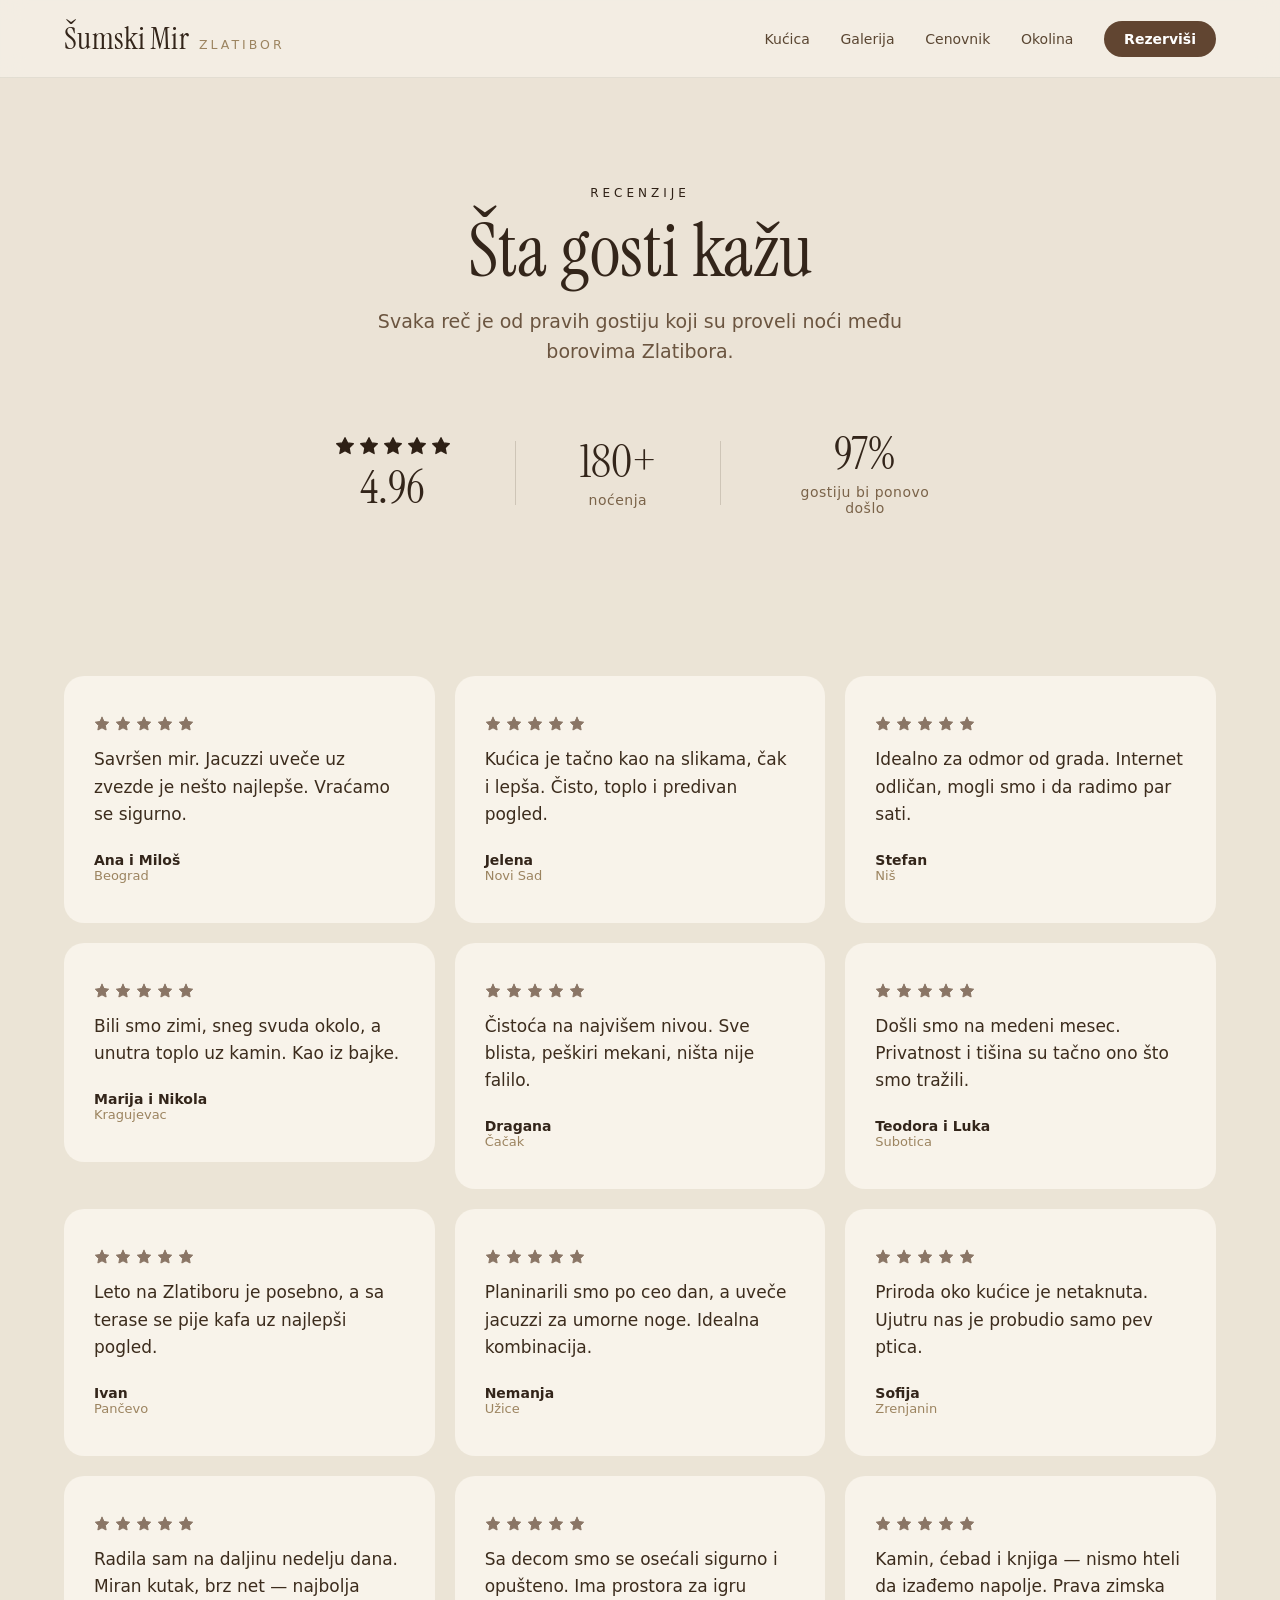
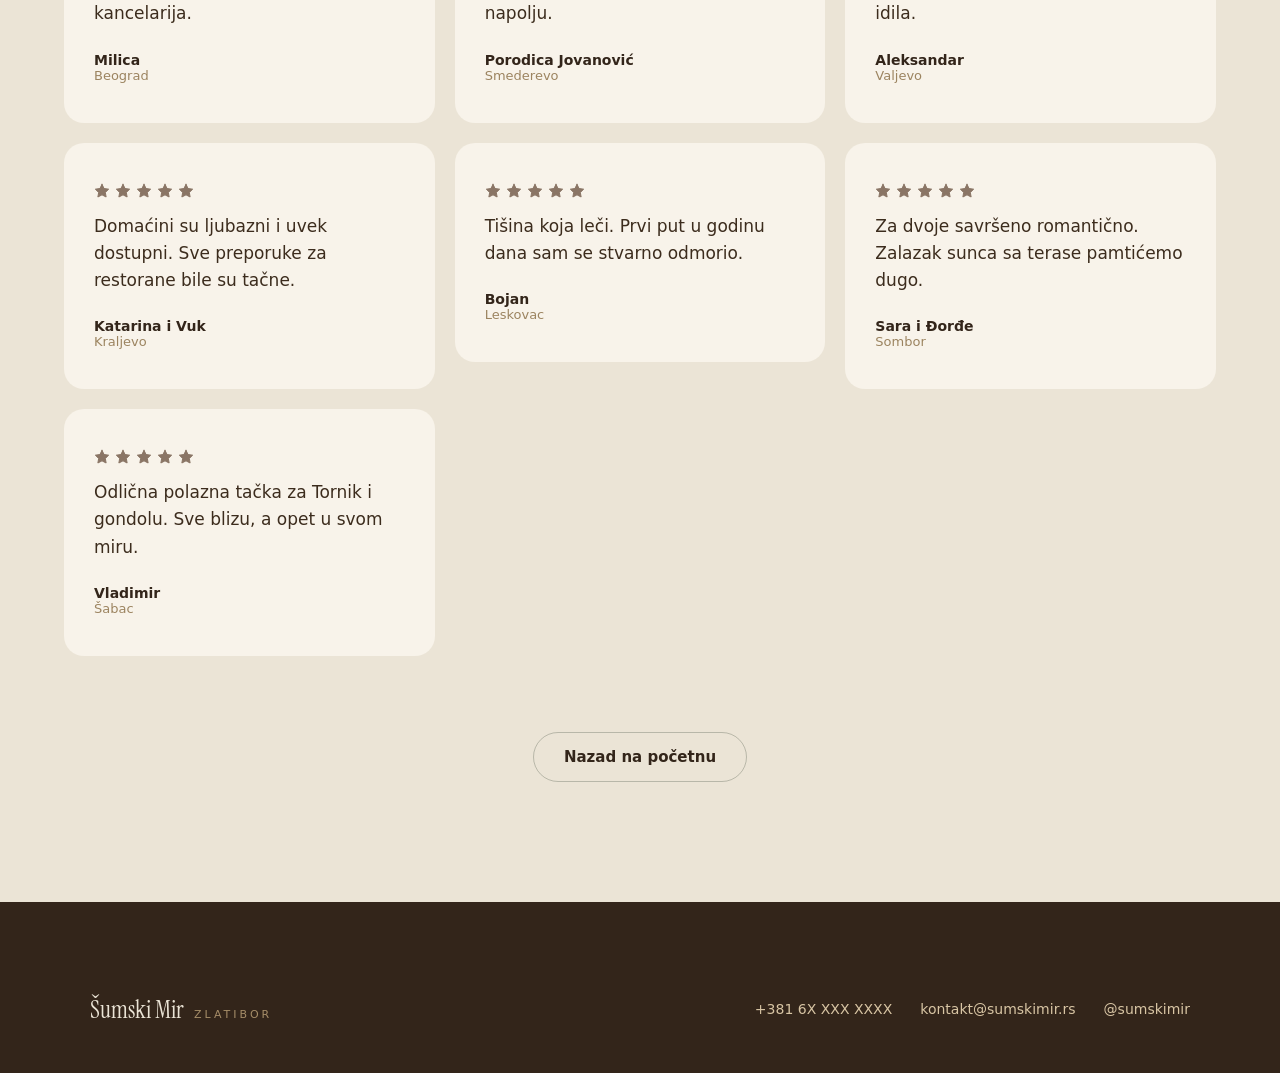
<file: recenzije.html>
<!DOCTYPE html>
<html lang="sr">
<head>
<meta charset="utf-8">
<meta name="viewport" content="width=device-width, initial-scale=1">
<title>Recenzije — Šumski Mir, Zlatibor</title>
<meta name="description" content="Recenzije gostiju A-frame kućice Šumski Mir na Zlatiboru — ocena 4.96, preko 180 noćenja.">
<link rel="preconnect" href="https://fonts.googleapis.com">
<link rel="preconnect" href="https://fonts.gstatic.com" crossorigin>
<link href="https://fonts.googleapis.com/css2?family=Instrument+Serif:ital@0;1&family=Hanken+Grotesque:wght@400;500;600;700&display=swap" rel="stylesheet">
<link rel="stylesheet" href="css/styles.css">
</head>
<body style="min-height: 100vh;">

  <!-- NAV -->
  <header style="position: sticky; top: 0; z-index: 50; display: flex; align-items: center; justify-content: space-between; padding: 18px clamp(20px, 5vw, 64px); background: rgba(244,239,230,0.82); backdrop-filter: blur(12px); border-bottom: 1px solid rgba(42,38,32,0.08);">
    <a href="index.html" style="display: flex; align-items: baseline; gap: 10px;">
      <span style="font-family: 'Instrument Serif', serif; font-size: 31px; letter-spacing: 0.3px; color: #33251a;">Šumski Mir</span>
      <span style="font-size: 12.5px; letter-spacing: 3px; text-transform: uppercase; color: #9c8460;">Zlatibor</span>
    </a>
    <nav style="display: flex; align-items: center;">
      <div class="nav-links" style="display: flex; align-items: center; gap: clamp(14px, 2.4vw, 34px);">
        <a href="index.html#kucica" style="font-size: 14px; color: #5a4632;">Kućica</a>
        <a href="index.html#galerija" style="font-size: 14px; color: #5a4632;">Galerija</a>
        <a href="index.html#cenovnik" style="font-size: 14px; color: #5a4632;">Cenovnik</a>
        <a href="index.html#okolina" style="font-size: 14px; color: #5a4632;">Okolina</a>
        <a href="#" target="_blank" class="cta" style="font-size: 14px; font-weight: 600; color: #fff; padding: 10px 20px; border-radius: 999px; background-color: #614531;">Rezerviši</a>
      </div>
      <button class="nav-toggle" aria-label="Meni">
        <svg width="26" height="26" viewBox="0 0 24 24" fill="none" stroke="currentColor" stroke-width="2" stroke-linecap="round" stroke-linejoin="round"><line x1="3" y1="6" x2="21" y2="6"></line><line x1="3" y1="12" x2="21" y2="12"></line><line x1="3" y1="18" x2="21" y2="18"></line></svg>
      </button>
    </nav>
  </header>
  <div class="nav-backdrop"></div>

  <!-- HEADER + STATS -->
  <section style="padding: clamp(56px, 9vw, 108px) clamp(20px, 5vw, 64px) clamp(40px, 6vw, 64px); max-width: 1200px; margin: 0 auto; text-align: center;">
    <span class="hero-rise" style="font-size: 12px; letter-spacing: 4px; text-transform: uppercase; display: block; animation-delay: 40ms;">Recenzije</span>
    <h1 class="hero-rise" style="font-family: 'Instrument Serif', serif; font-weight: 400; font-size: clamp(40px, 6vw, 74px); line-height: 1.02; color: #33251a; margin: 14px 0 0; text-wrap: balance; animation-delay: 120ms;">Šta gosti kažu</h1>
    <p class="hero-rise" style="font-size: clamp(16px, 1.7vw, 19px); color: #6b5540; max-width: 46ch; margin: 18px auto 0; line-height: 1.55; animation-delay: 200ms;">Svaka reč je od pravih gostiju koji su proveli noći među borovima Zlatibora.</p>

    <div class="stats-row hero-rise" style="display: flex; align-items: center; justify-content: center; gap: clamp(28px, 5vw, 72px); margin-top: clamp(40px, 6vw, 64px); animation-delay: 280ms;">
      <div style="display: flex; flex-direction: column; align-items: center; gap: 8px;">
        <div style="display: flex; gap: 4px;"><svg width="20" height="20" viewBox="0 0 24 24" fill="currentColor" stroke="currentColor" stroke-width="1.5" stroke-linejoin="round" aria-hidden="true"><polygon points="12 2 15.09 8.26 22 9.27 17 14.14 18.18 21.02 12 17.77 5.82 21.02 7 14.14 2 9.27 8.91 8.26 12 2"></polygon></svg><svg width="20" height="20" viewBox="0 0 24 24" fill="currentColor" stroke="currentColor" stroke-width="1.5" stroke-linejoin="round" aria-hidden="true"><polygon points="12 2 15.09 8.26 22 9.27 17 14.14 18.18 21.02 12 17.77 5.82 21.02 7 14.14 2 9.27 8.91 8.26 12 2"></polygon></svg><svg width="20" height="20" viewBox="0 0 24 24" fill="currentColor" stroke="currentColor" stroke-width="1.5" stroke-linejoin="round" aria-hidden="true"><polygon points="12 2 15.09 8.26 22 9.27 17 14.14 18.18 21.02 12 17.77 5.82 21.02 7 14.14 2 9.27 8.91 8.26 12 2"></polygon></svg><svg width="20" height="20" viewBox="0 0 24 24" fill="currentColor" stroke="currentColor" stroke-width="1.5" stroke-linejoin="round" aria-hidden="true"><polygon points="12 2 15.09 8.26 22 9.27 17 14.14 18.18 21.02 12 17.77 5.82 21.02 7 14.14 2 9.27 8.91 8.26 12 2"></polygon></svg><svg width="20" height="20" viewBox="0 0 24 24" fill="currentColor" stroke="currentColor" stroke-width="1.5" stroke-linejoin="round" aria-hidden="true"><polygon points="12 2 15.09 8.26 22 9.27 17 14.14 18.18 21.02 12 17.77 5.82 21.02 7 14.14 2 9.27 8.91 8.26 12 2"></polygon></svg></div>
        <div style="font-family: 'Instrument Serif', serif; font-size: clamp(32px, 4vw, 46px); line-height: 1; color: #33251a;">4.96</div>
      </div>
      <div class="stat-div" style="width: 1px; height: 64px; background: rgba(60,44,29,0.16);"></div>
      <div style="display: flex; flex-direction: column; align-items: center; gap: 8px;">
        <div style="font-family: 'Instrument Serif', serif; font-size: clamp(32px, 4vw, 46px); line-height: 1; color: #33251a;">180+</div>
        <div style="font-size: 14px; letter-spacing: 0.5px; color: #7a6349;">noćenja</div>
      </div>
      <div class="stat-div" style="width: 1px; height: 64px; background: rgba(60,44,29,0.16);"></div>
      <div style="display: flex; flex-direction: column; align-items: center; gap: 8px;">
        <div style="font-family: 'Instrument Serif', serif; font-size: clamp(32px, 4vw, 46px); line-height: 1; color: #33251a;">97%</div>
        <div style="font-size: 14px; letter-spacing: 0.5px; color: #7a6349; max-width: 18ch;">gostiju bi ponovo došlo</div>
      </div>
    </div>
  </section>

  <!-- REVIEWS GRID -->
  <section style="background: #ebe4d6; padding: clamp(48px, 8vw, 96px) clamp(20px, 5vw, 64px) clamp(64px, 10vw, 120px);">
    <div style="max-width: 1200px; margin: 0 auto;">
      <div style="display: grid; grid-template-columns: repeat(auto-fit, minmax(280px, 1fr)); gap: 20px; align-items: start;">
        <div class="rev-card" style="background: #f8f3ea; border-radius: 20px; padding: 40px 30px; display: flex; flex-direction: column;">
          <div style="display: flex; gap: 5px; color: #8A7565; margin-bottom: 14px;"><svg width="16" height="16" viewBox="0 0 24 24" fill="currentColor" stroke="currentColor" stroke-width="1.5" stroke-linecap="round" stroke-linejoin="round" aria-hidden="true"><polygon points="12 2 15.09 8.26 22 9.27 17 14.14 18.18 21.02 12 17.77 5.82 21.02 7 14.14 2 9.27 8.91 8.26 12 2"></polygon></svg><svg width="16" height="16" viewBox="0 0 24 24" fill="currentColor" stroke="currentColor" stroke-width="1.5" stroke-linecap="round" stroke-linejoin="round" aria-hidden="true"><polygon points="12 2 15.09 8.26 22 9.27 17 14.14 18.18 21.02 12 17.77 5.82 21.02 7 14.14 2 9.27 8.91 8.26 12 2"></polygon></svg><svg width="16" height="16" viewBox="0 0 24 24" fill="currentColor" stroke="currentColor" stroke-width="1.5" stroke-linecap="round" stroke-linejoin="round" aria-hidden="true"><polygon points="12 2 15.09 8.26 22 9.27 17 14.14 18.18 21.02 12 17.77 5.82 21.02 7 14.14 2 9.27 8.91 8.26 12 2"></polygon></svg><svg width="16" height="16" viewBox="0 0 24 24" fill="currentColor" stroke="currentColor" stroke-width="1.5" stroke-linecap="round" stroke-linejoin="round" aria-hidden="true"><polygon points="12 2 15.09 8.26 22 9.27 17 14.14 18.18 21.02 12 17.77 5.82 21.02 7 14.14 2 9.27 8.91 8.26 12 2"></polygon></svg><svg width="16" height="16" viewBox="0 0 24 24" fill="currentColor" stroke="currentColor" stroke-width="1.5" stroke-linecap="round" stroke-linejoin="round" aria-hidden="true"><polygon points="12 2 15.09 8.26 22 9.27 17 14.14 18.18 21.02 12 17.77 5.82 21.02 7 14.14 2 9.27 8.91 8.26 12 2"></polygon></svg></div>
          <p style="font-size: 17px; color: #3c2c1d; line-height: 1.6; margin: 0 0 24px; flex: 1;">Savršen mir. Jacuzzi uveče uz zvezde je nešto najlepše. Vraćamo se sigurno.</p>
          <div style="font-size: 14px; font-weight: 600; color: #33251a;">Ana i Miloš</div>
          <div style="font-size: 13px; color: #9c8460;">Beograd</div>
        </div>
        <div class="rev-card" style="background: #f8f3ea; border-radius: 20px; padding: 40px 30px; display: flex; flex-direction: column;">
          <div style="display: flex; gap: 5px; color: #8A7565; margin-bottom: 14px;"><svg width="16" height="16" viewBox="0 0 24 24" fill="currentColor" stroke="currentColor" stroke-width="1.5" stroke-linecap="round" stroke-linejoin="round" aria-hidden="true"><polygon points="12 2 15.09 8.26 22 9.27 17 14.14 18.18 21.02 12 17.77 5.82 21.02 7 14.14 2 9.27 8.91 8.26 12 2"></polygon></svg><svg width="16" height="16" viewBox="0 0 24 24" fill="currentColor" stroke="currentColor" stroke-width="1.5" stroke-linecap="round" stroke-linejoin="round" aria-hidden="true"><polygon points="12 2 15.09 8.26 22 9.27 17 14.14 18.18 21.02 12 17.77 5.82 21.02 7 14.14 2 9.27 8.91 8.26 12 2"></polygon></svg><svg width="16" height="16" viewBox="0 0 24 24" fill="currentColor" stroke="currentColor" stroke-width="1.5" stroke-linecap="round" stroke-linejoin="round" aria-hidden="true"><polygon points="12 2 15.09 8.26 22 9.27 17 14.14 18.18 21.02 12 17.77 5.82 21.02 7 14.14 2 9.27 8.91 8.26 12 2"></polygon></svg><svg width="16" height="16" viewBox="0 0 24 24" fill="currentColor" stroke="currentColor" stroke-width="1.5" stroke-linecap="round" stroke-linejoin="round" aria-hidden="true"><polygon points="12 2 15.09 8.26 22 9.27 17 14.14 18.18 21.02 12 17.77 5.82 21.02 7 14.14 2 9.27 8.91 8.26 12 2"></polygon></svg><svg width="16" height="16" viewBox="0 0 24 24" fill="currentColor" stroke="currentColor" stroke-width="1.5" stroke-linecap="round" stroke-linejoin="round" aria-hidden="true"><polygon points="12 2 15.09 8.26 22 9.27 17 14.14 18.18 21.02 12 17.77 5.82 21.02 7 14.14 2 9.27 8.91 8.26 12 2"></polygon></svg></div>
          <p style="font-size: 17px; color: #3c2c1d; line-height: 1.6; margin: 0 0 24px; flex: 1;">Kućica je tačno kao na slikama, čak i lepša. Čisto, toplo i predivan pogled.</p>
          <div style="font-size: 14px; font-weight: 600; color: #33251a;">Jelena</div>
          <div style="font-size: 13px; color: #9c8460;">Novi Sad</div>
        </div>
        <div class="rev-card" style="background: #f8f3ea; border-radius: 20px; padding: 40px 30px; display: flex; flex-direction: column;">
          <div style="display: flex; gap: 5px; color: #8A7565; margin-bottom: 14px;"><svg width="16" height="16" viewBox="0 0 24 24" fill="currentColor" stroke="currentColor" stroke-width="1.5" stroke-linecap="round" stroke-linejoin="round" aria-hidden="true"><polygon points="12 2 15.09 8.26 22 9.27 17 14.14 18.18 21.02 12 17.77 5.82 21.02 7 14.14 2 9.27 8.91 8.26 12 2"></polygon></svg><svg width="16" height="16" viewBox="0 0 24 24" fill="currentColor" stroke="currentColor" stroke-width="1.5" stroke-linecap="round" stroke-linejoin="round" aria-hidden="true"><polygon points="12 2 15.09 8.26 22 9.27 17 14.14 18.18 21.02 12 17.77 5.82 21.02 7 14.14 2 9.27 8.91 8.26 12 2"></polygon></svg><svg width="16" height="16" viewBox="0 0 24 24" fill="currentColor" stroke="currentColor" stroke-width="1.5" stroke-linecap="round" stroke-linejoin="round" aria-hidden="true"><polygon points="12 2 15.09 8.26 22 9.27 17 14.14 18.18 21.02 12 17.77 5.82 21.02 7 14.14 2 9.27 8.91 8.26 12 2"></polygon></svg><svg width="16" height="16" viewBox="0 0 24 24" fill="currentColor" stroke="currentColor" stroke-width="1.5" stroke-linecap="round" stroke-linejoin="round" aria-hidden="true"><polygon points="12 2 15.09 8.26 22 9.27 17 14.14 18.18 21.02 12 17.77 5.82 21.02 7 14.14 2 9.27 8.91 8.26 12 2"></polygon></svg><svg width="16" height="16" viewBox="0 0 24 24" fill="currentColor" stroke="currentColor" stroke-width="1.5" stroke-linecap="round" stroke-linejoin="round" aria-hidden="true"><polygon points="12 2 15.09 8.26 22 9.27 17 14.14 18.18 21.02 12 17.77 5.82 21.02 7 14.14 2 9.27 8.91 8.26 12 2"></polygon></svg></div>
          <p style="font-size: 17px; color: #3c2c1d; line-height: 1.6; margin: 0 0 24px; flex: 1;">Idealno za odmor od grada. Internet odličan, mogli smo i da radimo par sati.</p>
          <div style="font-size: 14px; font-weight: 600; color: #33251a;">Stefan</div>
          <div style="font-size: 13px; color: #9c8460;">Niš</div>
        </div>
        <div class="rev-card" style="background: #f8f3ea; border-radius: 20px; padding: 40px 30px; display: flex; flex-direction: column;">
          <div style="display: flex; gap: 5px; color: #8A7565; margin-bottom: 14px;"><svg width="16" height="16" viewBox="0 0 24 24" fill="currentColor" stroke="currentColor" stroke-width="1.5" stroke-linecap="round" stroke-linejoin="round" aria-hidden="true"><polygon points="12 2 15.09 8.26 22 9.27 17 14.14 18.18 21.02 12 17.77 5.82 21.02 7 14.14 2 9.27 8.91 8.26 12 2"></polygon></svg><svg width="16" height="16" viewBox="0 0 24 24" fill="currentColor" stroke="currentColor" stroke-width="1.5" stroke-linecap="round" stroke-linejoin="round" aria-hidden="true"><polygon points="12 2 15.09 8.26 22 9.27 17 14.14 18.18 21.02 12 17.77 5.82 21.02 7 14.14 2 9.27 8.91 8.26 12 2"></polygon></svg><svg width="16" height="16" viewBox="0 0 24 24" fill="currentColor" stroke="currentColor" stroke-width="1.5" stroke-linecap="round" stroke-linejoin="round" aria-hidden="true"><polygon points="12 2 15.09 8.26 22 9.27 17 14.14 18.18 21.02 12 17.77 5.82 21.02 7 14.14 2 9.27 8.91 8.26 12 2"></polygon></svg><svg width="16" height="16" viewBox="0 0 24 24" fill="currentColor" stroke="currentColor" stroke-width="1.5" stroke-linecap="round" stroke-linejoin="round" aria-hidden="true"><polygon points="12 2 15.09 8.26 22 9.27 17 14.14 18.18 21.02 12 17.77 5.82 21.02 7 14.14 2 9.27 8.91 8.26 12 2"></polygon></svg><svg width="16" height="16" viewBox="0 0 24 24" fill="currentColor" stroke="currentColor" stroke-width="1.5" stroke-linecap="round" stroke-linejoin="round" aria-hidden="true"><polygon points="12 2 15.09 8.26 22 9.27 17 14.14 18.18 21.02 12 17.77 5.82 21.02 7 14.14 2 9.27 8.91 8.26 12 2"></polygon></svg></div>
          <p style="font-size: 17px; color: #3c2c1d; line-height: 1.6; margin: 0 0 24px; flex: 1;">Bili smo zimi, sneg svuda okolo, a unutra toplo uz kamin. Kao iz bajke.</p>
          <div style="font-size: 14px; font-weight: 600; color: #33251a;">Marija i Nikola</div>
          <div style="font-size: 13px; color: #9c8460;">Kragujevac</div>
        </div>
        <div class="rev-card" style="background: #f8f3ea; border-radius: 20px; padding: 40px 30px; display: flex; flex-direction: column;">
          <div style="display: flex; gap: 5px; color: #8A7565; margin-bottom: 14px;"><svg width="16" height="16" viewBox="0 0 24 24" fill="currentColor" stroke="currentColor" stroke-width="1.5" stroke-linecap="round" stroke-linejoin="round" aria-hidden="true"><polygon points="12 2 15.09 8.26 22 9.27 17 14.14 18.18 21.02 12 17.77 5.82 21.02 7 14.14 2 9.27 8.91 8.26 12 2"></polygon></svg><svg width="16" height="16" viewBox="0 0 24 24" fill="currentColor" stroke="currentColor" stroke-width="1.5" stroke-linecap="round" stroke-linejoin="round" aria-hidden="true"><polygon points="12 2 15.09 8.26 22 9.27 17 14.14 18.18 21.02 12 17.77 5.82 21.02 7 14.14 2 9.27 8.91 8.26 12 2"></polygon></svg><svg width="16" height="16" viewBox="0 0 24 24" fill="currentColor" stroke="currentColor" stroke-width="1.5" stroke-linecap="round" stroke-linejoin="round" aria-hidden="true"><polygon points="12 2 15.09 8.26 22 9.27 17 14.14 18.18 21.02 12 17.77 5.82 21.02 7 14.14 2 9.27 8.91 8.26 12 2"></polygon></svg><svg width="16" height="16" viewBox="0 0 24 24" fill="currentColor" stroke="currentColor" stroke-width="1.5" stroke-linecap="round" stroke-linejoin="round" aria-hidden="true"><polygon points="12 2 15.09 8.26 22 9.27 17 14.14 18.18 21.02 12 17.77 5.82 21.02 7 14.14 2 9.27 8.91 8.26 12 2"></polygon></svg><svg width="16" height="16" viewBox="0 0 24 24" fill="currentColor" stroke="currentColor" stroke-width="1.5" stroke-linecap="round" stroke-linejoin="round" aria-hidden="true"><polygon points="12 2 15.09 8.26 22 9.27 17 14.14 18.18 21.02 12 17.77 5.82 21.02 7 14.14 2 9.27 8.91 8.26 12 2"></polygon></svg></div>
          <p style="font-size: 17px; color: #3c2c1d; line-height: 1.6; margin: 0 0 24px; flex: 1;">Čistoća na najvišem nivou. Sve blista, peškiri mekani, ništa nije falilo.</p>
          <div style="font-size: 14px; font-weight: 600; color: #33251a;">Dragana</div>
          <div style="font-size: 13px; color: #9c8460;">Čačak</div>
        </div>
        <div class="rev-card" style="background: #f8f3ea; border-radius: 20px; padding: 40px 30px; display: flex; flex-direction: column;">
          <div style="display: flex; gap: 5px; color: #8A7565; margin-bottom: 14px;"><svg width="16" height="16" viewBox="0 0 24 24" fill="currentColor" stroke="currentColor" stroke-width="1.5" stroke-linecap="round" stroke-linejoin="round" aria-hidden="true"><polygon points="12 2 15.09 8.26 22 9.27 17 14.14 18.18 21.02 12 17.77 5.82 21.02 7 14.14 2 9.27 8.91 8.26 12 2"></polygon></svg><svg width="16" height="16" viewBox="0 0 24 24" fill="currentColor" stroke="currentColor" stroke-width="1.5" stroke-linecap="round" stroke-linejoin="round" aria-hidden="true"><polygon points="12 2 15.09 8.26 22 9.27 17 14.14 18.18 21.02 12 17.77 5.82 21.02 7 14.14 2 9.27 8.91 8.26 12 2"></polygon></svg><svg width="16" height="16" viewBox="0 0 24 24" fill="currentColor" stroke="currentColor" stroke-width="1.5" stroke-linecap="round" stroke-linejoin="round" aria-hidden="true"><polygon points="12 2 15.09 8.26 22 9.27 17 14.14 18.18 21.02 12 17.77 5.82 21.02 7 14.14 2 9.27 8.91 8.26 12 2"></polygon></svg><svg width="16" height="16" viewBox="0 0 24 24" fill="currentColor" stroke="currentColor" stroke-width="1.5" stroke-linecap="round" stroke-linejoin="round" aria-hidden="true"><polygon points="12 2 15.09 8.26 22 9.27 17 14.14 18.18 21.02 12 17.77 5.82 21.02 7 14.14 2 9.27 8.91 8.26 12 2"></polygon></svg><svg width="16" height="16" viewBox="0 0 24 24" fill="currentColor" stroke="currentColor" stroke-width="1.5" stroke-linecap="round" stroke-linejoin="round" aria-hidden="true"><polygon points="12 2 15.09 8.26 22 9.27 17 14.14 18.18 21.02 12 17.77 5.82 21.02 7 14.14 2 9.27 8.91 8.26 12 2"></polygon></svg></div>
          <p style="font-size: 17px; color: #3c2c1d; line-height: 1.6; margin: 0 0 24px; flex: 1;">Došli smo na medeni mesec. Privatnost i tišina su tačno ono što smo tražili.</p>
          <div style="font-size: 14px; font-weight: 600; color: #33251a;">Teodora i Luka</div>
          <div style="font-size: 13px; color: #9c8460;">Subotica</div>
        </div>
        <div class="rev-card" style="background: #f8f3ea; border-radius: 20px; padding: 40px 30px; display: flex; flex-direction: column;">
          <div style="display: flex; gap: 5px; color: #8A7565; margin-bottom: 14px;"><svg width="16" height="16" viewBox="0 0 24 24" fill="currentColor" stroke="currentColor" stroke-width="1.5" stroke-linecap="round" stroke-linejoin="round" aria-hidden="true"><polygon points="12 2 15.09 8.26 22 9.27 17 14.14 18.18 21.02 12 17.77 5.82 21.02 7 14.14 2 9.27 8.91 8.26 12 2"></polygon></svg><svg width="16" height="16" viewBox="0 0 24 24" fill="currentColor" stroke="currentColor" stroke-width="1.5" stroke-linecap="round" stroke-linejoin="round" aria-hidden="true"><polygon points="12 2 15.09 8.26 22 9.27 17 14.14 18.18 21.02 12 17.77 5.82 21.02 7 14.14 2 9.27 8.91 8.26 12 2"></polygon></svg><svg width="16" height="16" viewBox="0 0 24 24" fill="currentColor" stroke="currentColor" stroke-width="1.5" stroke-linecap="round" stroke-linejoin="round" aria-hidden="true"><polygon points="12 2 15.09 8.26 22 9.27 17 14.14 18.18 21.02 12 17.77 5.82 21.02 7 14.14 2 9.27 8.91 8.26 12 2"></polygon></svg><svg width="16" height="16" viewBox="0 0 24 24" fill="currentColor" stroke="currentColor" stroke-width="1.5" stroke-linecap="round" stroke-linejoin="round" aria-hidden="true"><polygon points="12 2 15.09 8.26 22 9.27 17 14.14 18.18 21.02 12 17.77 5.82 21.02 7 14.14 2 9.27 8.91 8.26 12 2"></polygon></svg><svg width="16" height="16" viewBox="0 0 24 24" fill="currentColor" stroke="currentColor" stroke-width="1.5" stroke-linecap="round" stroke-linejoin="round" aria-hidden="true"><polygon points="12 2 15.09 8.26 22 9.27 17 14.14 18.18 21.02 12 17.77 5.82 21.02 7 14.14 2 9.27 8.91 8.26 12 2"></polygon></svg></div>
          <p style="font-size: 17px; color: #3c2c1d; line-height: 1.6; margin: 0 0 24px; flex: 1;">Leto na Zlatiboru je posebno, a sa terase se pije kafa uz najlepši pogled.</p>
          <div style="font-size: 14px; font-weight: 600; color: #33251a;">Ivan</div>
          <div style="font-size: 13px; color: #9c8460;">Pančevo</div>
        </div>
        <div class="rev-card" style="background: #f8f3ea; border-radius: 20px; padding: 40px 30px; display: flex; flex-direction: column;">
          <div style="display: flex; gap: 5px; color: #8A7565; margin-bottom: 14px;"><svg width="16" height="16" viewBox="0 0 24 24" fill="currentColor" stroke="currentColor" stroke-width="1.5" stroke-linecap="round" stroke-linejoin="round" aria-hidden="true"><polygon points="12 2 15.09 8.26 22 9.27 17 14.14 18.18 21.02 12 17.77 5.82 21.02 7 14.14 2 9.27 8.91 8.26 12 2"></polygon></svg><svg width="16" height="16" viewBox="0 0 24 24" fill="currentColor" stroke="currentColor" stroke-width="1.5" stroke-linecap="round" stroke-linejoin="round" aria-hidden="true"><polygon points="12 2 15.09 8.26 22 9.27 17 14.14 18.18 21.02 12 17.77 5.82 21.02 7 14.14 2 9.27 8.91 8.26 12 2"></polygon></svg><svg width="16" height="16" viewBox="0 0 24 24" fill="currentColor" stroke="currentColor" stroke-width="1.5" stroke-linecap="round" stroke-linejoin="round" aria-hidden="true"><polygon points="12 2 15.09 8.26 22 9.27 17 14.14 18.18 21.02 12 17.77 5.82 21.02 7 14.14 2 9.27 8.91 8.26 12 2"></polygon></svg><svg width="16" height="16" viewBox="0 0 24 24" fill="currentColor" stroke="currentColor" stroke-width="1.5" stroke-linecap="round" stroke-linejoin="round" aria-hidden="true"><polygon points="12 2 15.09 8.26 22 9.27 17 14.14 18.18 21.02 12 17.77 5.82 21.02 7 14.14 2 9.27 8.91 8.26 12 2"></polygon></svg><svg width="16" height="16" viewBox="0 0 24 24" fill="currentColor" stroke="currentColor" stroke-width="1.5" stroke-linecap="round" stroke-linejoin="round" aria-hidden="true"><polygon points="12 2 15.09 8.26 22 9.27 17 14.14 18.18 21.02 12 17.77 5.82 21.02 7 14.14 2 9.27 8.91 8.26 12 2"></polygon></svg></div>
          <p style="font-size: 17px; color: #3c2c1d; line-height: 1.6; margin: 0 0 24px; flex: 1;">Planinarili smo po ceo dan, a uveče jacuzzi za umorne noge. Idealna kombinacija.</p>
          <div style="font-size: 14px; font-weight: 600; color: #33251a;">Nemanja</div>
          <div style="font-size: 13px; color: #9c8460;">Užice</div>
        </div>
        <div class="rev-card" style="background: #f8f3ea; border-radius: 20px; padding: 40px 30px; display: flex; flex-direction: column;">
          <div style="display: flex; gap: 5px; color: #8A7565; margin-bottom: 14px;"><svg width="16" height="16" viewBox="0 0 24 24" fill="currentColor" stroke="currentColor" stroke-width="1.5" stroke-linecap="round" stroke-linejoin="round" aria-hidden="true"><polygon points="12 2 15.09 8.26 22 9.27 17 14.14 18.18 21.02 12 17.77 5.82 21.02 7 14.14 2 9.27 8.91 8.26 12 2"></polygon></svg><svg width="16" height="16" viewBox="0 0 24 24" fill="currentColor" stroke="currentColor" stroke-width="1.5" stroke-linecap="round" stroke-linejoin="round" aria-hidden="true"><polygon points="12 2 15.09 8.26 22 9.27 17 14.14 18.18 21.02 12 17.77 5.82 21.02 7 14.14 2 9.27 8.91 8.26 12 2"></polygon></svg><svg width="16" height="16" viewBox="0 0 24 24" fill="currentColor" stroke="currentColor" stroke-width="1.5" stroke-linecap="round" stroke-linejoin="round" aria-hidden="true"><polygon points="12 2 15.09 8.26 22 9.27 17 14.14 18.18 21.02 12 17.77 5.82 21.02 7 14.14 2 9.27 8.91 8.26 12 2"></polygon></svg><svg width="16" height="16" viewBox="0 0 24 24" fill="currentColor" stroke="currentColor" stroke-width="1.5" stroke-linecap="round" stroke-linejoin="round" aria-hidden="true"><polygon points="12 2 15.09 8.26 22 9.27 17 14.14 18.18 21.02 12 17.77 5.82 21.02 7 14.14 2 9.27 8.91 8.26 12 2"></polygon></svg><svg width="16" height="16" viewBox="0 0 24 24" fill="currentColor" stroke="currentColor" stroke-width="1.5" stroke-linecap="round" stroke-linejoin="round" aria-hidden="true"><polygon points="12 2 15.09 8.26 22 9.27 17 14.14 18.18 21.02 12 17.77 5.82 21.02 7 14.14 2 9.27 8.91 8.26 12 2"></polygon></svg></div>
          <p style="font-size: 17px; color: #3c2c1d; line-height: 1.6; margin: 0 0 24px; flex: 1;">Priroda oko kućice je netaknuta. Ujutru nas je probudio samo pev ptica.</p>
          <div style="font-size: 14px; font-weight: 600; color: #33251a;">Sofija</div>
          <div style="font-size: 13px; color: #9c8460;">Zrenjanin</div>
        </div>
        <div class="rev-card" style="background: #f8f3ea; border-radius: 20px; padding: 40px 30px; display: flex; flex-direction: column;">
          <div style="display: flex; gap: 5px; color: #8A7565; margin-bottom: 14px;"><svg width="16" height="16" viewBox="0 0 24 24" fill="currentColor" stroke="currentColor" stroke-width="1.5" stroke-linecap="round" stroke-linejoin="round" aria-hidden="true"><polygon points="12 2 15.09 8.26 22 9.27 17 14.14 18.18 21.02 12 17.77 5.82 21.02 7 14.14 2 9.27 8.91 8.26 12 2"></polygon></svg><svg width="16" height="16" viewBox="0 0 24 24" fill="currentColor" stroke="currentColor" stroke-width="1.5" stroke-linecap="round" stroke-linejoin="round" aria-hidden="true"><polygon points="12 2 15.09 8.26 22 9.27 17 14.14 18.18 21.02 12 17.77 5.82 21.02 7 14.14 2 9.27 8.91 8.26 12 2"></polygon></svg><svg width="16" height="16" viewBox="0 0 24 24" fill="currentColor" stroke="currentColor" stroke-width="1.5" stroke-linecap="round" stroke-linejoin="round" aria-hidden="true"><polygon points="12 2 15.09 8.26 22 9.27 17 14.14 18.18 21.02 12 17.77 5.82 21.02 7 14.14 2 9.27 8.91 8.26 12 2"></polygon></svg><svg width="16" height="16" viewBox="0 0 24 24" fill="currentColor" stroke="currentColor" stroke-width="1.5" stroke-linecap="round" stroke-linejoin="round" aria-hidden="true"><polygon points="12 2 15.09 8.26 22 9.27 17 14.14 18.18 21.02 12 17.77 5.82 21.02 7 14.14 2 9.27 8.91 8.26 12 2"></polygon></svg><svg width="16" height="16" viewBox="0 0 24 24" fill="currentColor" stroke="currentColor" stroke-width="1.5" stroke-linecap="round" stroke-linejoin="round" aria-hidden="true"><polygon points="12 2 15.09 8.26 22 9.27 17 14.14 18.18 21.02 12 17.77 5.82 21.02 7 14.14 2 9.27 8.91 8.26 12 2"></polygon></svg></div>
          <p style="font-size: 17px; color: #3c2c1d; line-height: 1.6; margin: 0 0 24px; flex: 1;">Radila sam na daljinu nedelju dana. Miran kutak, brz net — najbolja kancelarija.</p>
          <div style="font-size: 14px; font-weight: 600; color: #33251a;">Milica</div>
          <div style="font-size: 13px; color: #9c8460;">Beograd</div>
        </div>
        <div class="rev-card" style="background: #f8f3ea; border-radius: 20px; padding: 40px 30px; display: flex; flex-direction: column;">
          <div style="display: flex; gap: 5px; color: #8A7565; margin-bottom: 14px;"><svg width="16" height="16" viewBox="0 0 24 24" fill="currentColor" stroke="currentColor" stroke-width="1.5" stroke-linecap="round" stroke-linejoin="round" aria-hidden="true"><polygon points="12 2 15.09 8.26 22 9.27 17 14.14 18.18 21.02 12 17.77 5.82 21.02 7 14.14 2 9.27 8.91 8.26 12 2"></polygon></svg><svg width="16" height="16" viewBox="0 0 24 24" fill="currentColor" stroke="currentColor" stroke-width="1.5" stroke-linecap="round" stroke-linejoin="round" aria-hidden="true"><polygon points="12 2 15.09 8.26 22 9.27 17 14.14 18.18 21.02 12 17.77 5.82 21.02 7 14.14 2 9.27 8.91 8.26 12 2"></polygon></svg><svg width="16" height="16" viewBox="0 0 24 24" fill="currentColor" stroke="currentColor" stroke-width="1.5" stroke-linecap="round" stroke-linejoin="round" aria-hidden="true"><polygon points="12 2 15.09 8.26 22 9.27 17 14.14 18.18 21.02 12 17.77 5.82 21.02 7 14.14 2 9.27 8.91 8.26 12 2"></polygon></svg><svg width="16" height="16" viewBox="0 0 24 24" fill="currentColor" stroke="currentColor" stroke-width="1.5" stroke-linecap="round" stroke-linejoin="round" aria-hidden="true"><polygon points="12 2 15.09 8.26 22 9.27 17 14.14 18.18 21.02 12 17.77 5.82 21.02 7 14.14 2 9.27 8.91 8.26 12 2"></polygon></svg><svg width="16" height="16" viewBox="0 0 24 24" fill="currentColor" stroke="currentColor" stroke-width="1.5" stroke-linecap="round" stroke-linejoin="round" aria-hidden="true"><polygon points="12 2 15.09 8.26 22 9.27 17 14.14 18.18 21.02 12 17.77 5.82 21.02 7 14.14 2 9.27 8.91 8.26 12 2"></polygon></svg></div>
          <p style="font-size: 17px; color: #3c2c1d; line-height: 1.6; margin: 0 0 24px; flex: 1;">Sa decom smo se osećali sigurno i opušteno. Ima prostora za igru napolju.</p>
          <div style="font-size: 14px; font-weight: 600; color: #33251a;">Porodica Jovanović</div>
          <div style="font-size: 13px; color: #9c8460;">Smederevo</div>
        </div>
        <div class="rev-card" style="background: #f8f3ea; border-radius: 20px; padding: 40px 30px; display: flex; flex-direction: column;">
          <div style="display: flex; gap: 5px; color: #8A7565; margin-bottom: 14px;"><svg width="16" height="16" viewBox="0 0 24 24" fill="currentColor" stroke="currentColor" stroke-width="1.5" stroke-linecap="round" stroke-linejoin="round" aria-hidden="true"><polygon points="12 2 15.09 8.26 22 9.27 17 14.14 18.18 21.02 12 17.77 5.82 21.02 7 14.14 2 9.27 8.91 8.26 12 2"></polygon></svg><svg width="16" height="16" viewBox="0 0 24 24" fill="currentColor" stroke="currentColor" stroke-width="1.5" stroke-linecap="round" stroke-linejoin="round" aria-hidden="true"><polygon points="12 2 15.09 8.26 22 9.27 17 14.14 18.18 21.02 12 17.77 5.82 21.02 7 14.14 2 9.27 8.91 8.26 12 2"></polygon></svg><svg width="16" height="16" viewBox="0 0 24 24" fill="currentColor" stroke="currentColor" stroke-width="1.5" stroke-linecap="round" stroke-linejoin="round" aria-hidden="true"><polygon points="12 2 15.09 8.26 22 9.27 17 14.14 18.18 21.02 12 17.77 5.82 21.02 7 14.14 2 9.27 8.91 8.26 12 2"></polygon></svg><svg width="16" height="16" viewBox="0 0 24 24" fill="currentColor" stroke="currentColor" stroke-width="1.5" stroke-linecap="round" stroke-linejoin="round" aria-hidden="true"><polygon points="12 2 15.09 8.26 22 9.27 17 14.14 18.18 21.02 12 17.77 5.82 21.02 7 14.14 2 9.27 8.91 8.26 12 2"></polygon></svg><svg width="16" height="16" viewBox="0 0 24 24" fill="currentColor" stroke="currentColor" stroke-width="1.5" stroke-linecap="round" stroke-linejoin="round" aria-hidden="true"><polygon points="12 2 15.09 8.26 22 9.27 17 14.14 18.18 21.02 12 17.77 5.82 21.02 7 14.14 2 9.27 8.91 8.26 12 2"></polygon></svg></div>
          <p style="font-size: 17px; color: #3c2c1d; line-height: 1.6; margin: 0 0 24px; flex: 1;">Kamin, ćebad i knjiga — nismo hteli da izađemo napolje. Prava zimska idila.</p>
          <div style="font-size: 14px; font-weight: 600; color: #33251a;">Aleksandar</div>
          <div style="font-size: 13px; color: #9c8460;">Valjevo</div>
        </div>
        <div class="rev-card" style="background: #f8f3ea; border-radius: 20px; padding: 40px 30px; display: flex; flex-direction: column;">
          <div style="display: flex; gap: 5px; color: #8A7565; margin-bottom: 14px;"><svg width="16" height="16" viewBox="0 0 24 24" fill="currentColor" stroke="currentColor" stroke-width="1.5" stroke-linecap="round" stroke-linejoin="round" aria-hidden="true"><polygon points="12 2 15.09 8.26 22 9.27 17 14.14 18.18 21.02 12 17.77 5.82 21.02 7 14.14 2 9.27 8.91 8.26 12 2"></polygon></svg><svg width="16" height="16" viewBox="0 0 24 24" fill="currentColor" stroke="currentColor" stroke-width="1.5" stroke-linecap="round" stroke-linejoin="round" aria-hidden="true"><polygon points="12 2 15.09 8.26 22 9.27 17 14.14 18.18 21.02 12 17.77 5.82 21.02 7 14.14 2 9.27 8.91 8.26 12 2"></polygon></svg><svg width="16" height="16" viewBox="0 0 24 24" fill="currentColor" stroke="currentColor" stroke-width="1.5" stroke-linecap="round" stroke-linejoin="round" aria-hidden="true"><polygon points="12 2 15.09 8.26 22 9.27 17 14.14 18.18 21.02 12 17.77 5.82 21.02 7 14.14 2 9.27 8.91 8.26 12 2"></polygon></svg><svg width="16" height="16" viewBox="0 0 24 24" fill="currentColor" stroke="currentColor" stroke-width="1.5" stroke-linecap="round" stroke-linejoin="round" aria-hidden="true"><polygon points="12 2 15.09 8.26 22 9.27 17 14.14 18.18 21.02 12 17.77 5.82 21.02 7 14.14 2 9.27 8.91 8.26 12 2"></polygon></svg><svg width="16" height="16" viewBox="0 0 24 24" fill="currentColor" stroke="currentColor" stroke-width="1.5" stroke-linecap="round" stroke-linejoin="round" aria-hidden="true"><polygon points="12 2 15.09 8.26 22 9.27 17 14.14 18.18 21.02 12 17.77 5.82 21.02 7 14.14 2 9.27 8.91 8.26 12 2"></polygon></svg></div>
          <p style="font-size: 17px; color: #3c2c1d; line-height: 1.6; margin: 0 0 24px; flex: 1;">Domaćini su ljubazni i uvek dostupni. Sve preporuke za restorane bile su tačne.</p>
          <div style="font-size: 14px; font-weight: 600; color: #33251a;">Katarina i Vuk</div>
          <div style="font-size: 13px; color: #9c8460;">Kraljevo</div>
        </div>
        <div class="rev-card" style="background: #f8f3ea; border-radius: 20px; padding: 40px 30px; display: flex; flex-direction: column;">
          <div style="display: flex; gap: 5px; color: #8A7565; margin-bottom: 14px;"><svg width="16" height="16" viewBox="0 0 24 24" fill="currentColor" stroke="currentColor" stroke-width="1.5" stroke-linecap="round" stroke-linejoin="round" aria-hidden="true"><polygon points="12 2 15.09 8.26 22 9.27 17 14.14 18.18 21.02 12 17.77 5.82 21.02 7 14.14 2 9.27 8.91 8.26 12 2"></polygon></svg><svg width="16" height="16" viewBox="0 0 24 24" fill="currentColor" stroke="currentColor" stroke-width="1.5" stroke-linecap="round" stroke-linejoin="round" aria-hidden="true"><polygon points="12 2 15.09 8.26 22 9.27 17 14.14 18.18 21.02 12 17.77 5.82 21.02 7 14.14 2 9.27 8.91 8.26 12 2"></polygon></svg><svg width="16" height="16" viewBox="0 0 24 24" fill="currentColor" stroke="currentColor" stroke-width="1.5" stroke-linecap="round" stroke-linejoin="round" aria-hidden="true"><polygon points="12 2 15.09 8.26 22 9.27 17 14.14 18.18 21.02 12 17.77 5.82 21.02 7 14.14 2 9.27 8.91 8.26 12 2"></polygon></svg><svg width="16" height="16" viewBox="0 0 24 24" fill="currentColor" stroke="currentColor" stroke-width="1.5" stroke-linecap="round" stroke-linejoin="round" aria-hidden="true"><polygon points="12 2 15.09 8.26 22 9.27 17 14.14 18.18 21.02 12 17.77 5.82 21.02 7 14.14 2 9.27 8.91 8.26 12 2"></polygon></svg><svg width="16" height="16" viewBox="0 0 24 24" fill="currentColor" stroke="currentColor" stroke-width="1.5" stroke-linecap="round" stroke-linejoin="round" aria-hidden="true"><polygon points="12 2 15.09 8.26 22 9.27 17 14.14 18.18 21.02 12 17.77 5.82 21.02 7 14.14 2 9.27 8.91 8.26 12 2"></polygon></svg></div>
          <p style="font-size: 17px; color: #3c2c1d; line-height: 1.6; margin: 0 0 24px; flex: 1;">Tišina koja leči. Prvi put u godinu dana sam se stvarno odmorio.</p>
          <div style="font-size: 14px; font-weight: 600; color: #33251a;">Bojan</div>
          <div style="font-size: 13px; color: #9c8460;">Leskovac</div>
        </div>
        <div class="rev-card" style="background: #f8f3ea; border-radius: 20px; padding: 40px 30px; display: flex; flex-direction: column;">
          <div style="display: flex; gap: 5px; color: #8A7565; margin-bottom: 14px;"><svg width="16" height="16" viewBox="0 0 24 24" fill="currentColor" stroke="currentColor" stroke-width="1.5" stroke-linecap="round" stroke-linejoin="round" aria-hidden="true"><polygon points="12 2 15.09 8.26 22 9.27 17 14.14 18.18 21.02 12 17.77 5.82 21.02 7 14.14 2 9.27 8.91 8.26 12 2"></polygon></svg><svg width="16" height="16" viewBox="0 0 24 24" fill="currentColor" stroke="currentColor" stroke-width="1.5" stroke-linecap="round" stroke-linejoin="round" aria-hidden="true"><polygon points="12 2 15.09 8.26 22 9.27 17 14.14 18.18 21.02 12 17.77 5.82 21.02 7 14.14 2 9.27 8.91 8.26 12 2"></polygon></svg><svg width="16" height="16" viewBox="0 0 24 24" fill="currentColor" stroke="currentColor" stroke-width="1.5" stroke-linecap="round" stroke-linejoin="round" aria-hidden="true"><polygon points="12 2 15.09 8.26 22 9.27 17 14.14 18.18 21.02 12 17.77 5.82 21.02 7 14.14 2 9.27 8.91 8.26 12 2"></polygon></svg><svg width="16" height="16" viewBox="0 0 24 24" fill="currentColor" stroke="currentColor" stroke-width="1.5" stroke-linecap="round" stroke-linejoin="round" aria-hidden="true"><polygon points="12 2 15.09 8.26 22 9.27 17 14.14 18.18 21.02 12 17.77 5.82 21.02 7 14.14 2 9.27 8.91 8.26 12 2"></polygon></svg><svg width="16" height="16" viewBox="0 0 24 24" fill="currentColor" stroke="currentColor" stroke-width="1.5" stroke-linecap="round" stroke-linejoin="round" aria-hidden="true"><polygon points="12 2 15.09 8.26 22 9.27 17 14.14 18.18 21.02 12 17.77 5.82 21.02 7 14.14 2 9.27 8.91 8.26 12 2"></polygon></svg></div>
          <p style="font-size: 17px; color: #3c2c1d; line-height: 1.6; margin: 0 0 24px; flex: 1;">Za dvoje savršeno romantično. Zalazak sunca sa terase pamtićemo dugo.</p>
          <div style="font-size: 14px; font-weight: 600; color: #33251a;">Sara i Đorđe</div>
          <div style="font-size: 13px; color: #9c8460;">Sombor</div>
        </div>
        <div class="rev-card" style="background: #f8f3ea; border-radius: 20px; padding: 40px 30px; display: flex; flex-direction: column;">
          <div style="display: flex; gap: 5px; color: #8A7565; margin-bottom: 14px;"><svg width="16" height="16" viewBox="0 0 24 24" fill="currentColor" stroke="currentColor" stroke-width="1.5" stroke-linecap="round" stroke-linejoin="round" aria-hidden="true"><polygon points="12 2 15.09 8.26 22 9.27 17 14.14 18.18 21.02 12 17.77 5.82 21.02 7 14.14 2 9.27 8.91 8.26 12 2"></polygon></svg><svg width="16" height="16" viewBox="0 0 24 24" fill="currentColor" stroke="currentColor" stroke-width="1.5" stroke-linecap="round" stroke-linejoin="round" aria-hidden="true"><polygon points="12 2 15.09 8.26 22 9.27 17 14.14 18.18 21.02 12 17.77 5.82 21.02 7 14.14 2 9.27 8.91 8.26 12 2"></polygon></svg><svg width="16" height="16" viewBox="0 0 24 24" fill="currentColor" stroke="currentColor" stroke-width="1.5" stroke-linecap="round" stroke-linejoin="round" aria-hidden="true"><polygon points="12 2 15.09 8.26 22 9.27 17 14.14 18.18 21.02 12 17.77 5.82 21.02 7 14.14 2 9.27 8.91 8.26 12 2"></polygon></svg><svg width="16" height="16" viewBox="0 0 24 24" fill="currentColor" stroke="currentColor" stroke-width="1.5" stroke-linecap="round" stroke-linejoin="round" aria-hidden="true"><polygon points="12 2 15.09 8.26 22 9.27 17 14.14 18.18 21.02 12 17.77 5.82 21.02 7 14.14 2 9.27 8.91 8.26 12 2"></polygon></svg><svg width="16" height="16" viewBox="0 0 24 24" fill="currentColor" stroke="currentColor" stroke-width="1.5" stroke-linecap="round" stroke-linejoin="round" aria-hidden="true"><polygon points="12 2 15.09 8.26 22 9.27 17 14.14 18.18 21.02 12 17.77 5.82 21.02 7 14.14 2 9.27 8.91 8.26 12 2"></polygon></svg></div>
          <p style="font-size: 17px; color: #3c2c1d; line-height: 1.6; margin: 0 0 24px; flex: 1;">Odlična polazna tačka za Tornik i gondolu. Sve blizu, a opet u svom miru.</p>
          <div style="font-size: 14px; font-weight: 600; color: #33251a;">Vladimir</div>
          <div style="font-size: 13px; color: #9c8460;">Šabac</div>
        </div>
      </div>
      <div style="text-align: center; margin-top: clamp(48px, 7vw, 76px);">
        <a href="index.html#recenzije" class="cta" style="display: inline-block; font-size: 15px; font-weight: 600; color: #33251a; border: 1.5px solid rgba(34,49,34,0.25); padding: 15px 30px; border-radius: 999px;">Nazad na početnu</a>
      </div>
    </div>
  </section>

  <!-- FOOTER -->
  <footer style="background: #33251a; color: #ece0cb; padding: clamp(48px, 8vw, 88px) clamp(20px, 5vw, 64px) 48px;">
    <div style="max-width: 1100px; margin: 0 auto; padding-top: 4px; display: flex; flex-wrap: wrap; gap: 24px; justify-content: space-between; align-items: center;">
      <a href="index.html" style="display: flex; align-items: baseline; gap: 10px;">
        <span style="font-family: 'Instrument Serif', serif; font-size: 24px; color: #ebe4d6;">Šumski Mir</span>
        <span style="font-size: 11px; letter-spacing: 3px; text-transform: uppercase; color: #a68d68;">Zlatibor</span>
      </a>
      <div style="display: flex; flex-wrap: wrap; gap: 28px; font-size: 14px; color: #d8c5a4;">
        <span>+381 6X XXX XXXX</span>
        <span>kontakt@sumskimir.rs</span>
        <a href="#" target="_blank" style="color: #d8c5a4;">@sumskimir</a>
      </div>
    </div>
  </footer>

  <script src="js/site.js"></script>
</body>
</html>
</file>
<file: css/styles.css>
/* Šumski Mir — Zlatibor | shared styles */
* { box-sizing: border-box; }
html { scroll-behavior: smooth; }
body { margin: 0; font-family: 'Hanken Grotesque', system-ui, sans-serif; color: #2e2015; -webkit-font-smoothing: antialiased; overflow-x: hidden; background-color: #EBE3D6; }
a { color: inherit; text-decoration: none; }
a:hover { color: inherit; }
::selection { background: #dcc199; }

.gal-img { transition: transform 0.6s cubic-bezier(.2,.7,.2,1); }
.gal-tile:hover .gal-img { transform: scale(1.03); }

.cta { transition: transform 200ms ease-out; }
.cta:hover { transform: translateY(-2px) scale(1.02); }


@keyframes heroRise { from { opacity: 0; transform: translateY(14px); } to { opacity: 1; transform: none; } }
.hero-rise { animation: heroRise 620ms cubic-bezier(.22,.61,.36,1) both; }
@media (prefers-reduced-motion: reduce) { .hero-rise { animation: none; } }

/* ---------- responsive ---------- */
html, body { overflow-x: hidden; }
.nav-toggle { display: none; border: 0; background: transparent; cursor: pointer; padding: 8px; margin: -8px; color: #33251a; line-height: 0; }
.nav-backdrop { display: none; }

@media (max-width: 880px) {
  .nav-toggle { display: inline-flex; z-index: 70; }
  .nav-links {
    position: fixed; top: 0; right: 0; height: 100vh; width: min(80vw, 320px);
    flex-direction: column !important; align-items: stretch !important;
    justify-content: flex-start !important; gap: 6px !important;
    padding: 92px 26px 26px; background: #f4efe6;
    box-shadow: -14px 0 46px rgba(60,44,29,0.22);
    transform: translateX(105%); transition: transform .32s cubic-bezier(.4,0,.2,1);
    z-index: 65;
  }
  .nav-links.open { transform: translateX(0); }
  .nav-links a { font-size: 18px !important; padding: 12px 4px !important; border-bottom: 1px solid rgba(42,38,32,0.08); }
  .nav-links a.cta { border-bottom: 0; text-align: center; margin-top: 14px; padding: 15px 20px !important; }
  .nav-backdrop.open { display: block; position: fixed; inset: 0; background: rgba(20,15,10,0.42); z-index: 60; }
}

@media (max-width: 900px) {
  .price-grid { grid-template-columns: 1fr !important; }
  .amenities-grid { grid-template-columns: 1fr 1fr !important; }
  .okolina-grid { grid-template-columns: 1fr !important; }
  .okolina-map { margin-top: 0 !important; order: 2; display: block !important; }
  .okolina-map img { height: auto !important; }
  .okolina-text { align-self: stretch !important; order: 1; margin-top: 24px !important; }
  .okolina-places { margin-top: 18px !important; }
  .hero-photo-wrap img { width: 100% !important; height: 100% !important; object-fit: cover !important; object-position: 39% 38% !important; }
  .recenzije-section { margin-top: -20px !important; }
  .faq-section { padding-top: calc(clamp(64px, 10vw, 128px) - 20px) !important; }
  .hero-price { width: 94px !important; height: 108px !important; }
  .hero-price-num { font-size: 29px !important; }
  .hero-price-rule { margin: 10px 0 !important; }
  .hero-price-label { font-size: 12.5px !important; }
  .hero-cta-row { flex-direction: column !important; align-items: flex-start !important; }
  .hero-cta { width: 220px !important; max-width: 100% !important; padding: 0 20px !important; }
  .final-cta-row { flex-direction: column !important; align-items: center !important; }
  .final-cta, .price-cta { display: inline-flex !important; align-items: center !important; justify-content: center !important; width: 220px !important; max-width: 100% !important; height: 46px !important; padding: 0 20px !important; font-size: 15px !important; font-weight: 500 !important; border-radius: 23px !important; box-sizing: border-box !important; }
}

@media (max-width: 720px) {
  .stats-row { flex-direction: column !important; }
  .stats-row .stat-div { display: none !important; }
}

@media (max-width: 680px) {
  .amenities-grid { grid-template-columns: 1fr !important; }
  .gallery-grid { grid-template-columns: repeat(2, 1fr) !important; grid-auto-rows: 150px !important; }
  .gallery-grid .gal-tile { grid-column: auto !important; grid-row: auto !important; }
}

@media (min-width: 1200px) {
  .hero-price { width: 148px !important; height: 170px !important; }
  .hero-price-num { font-size: 45px !important; }
  .hero-price-label { font-size: 16px !important; }
}
</file>
